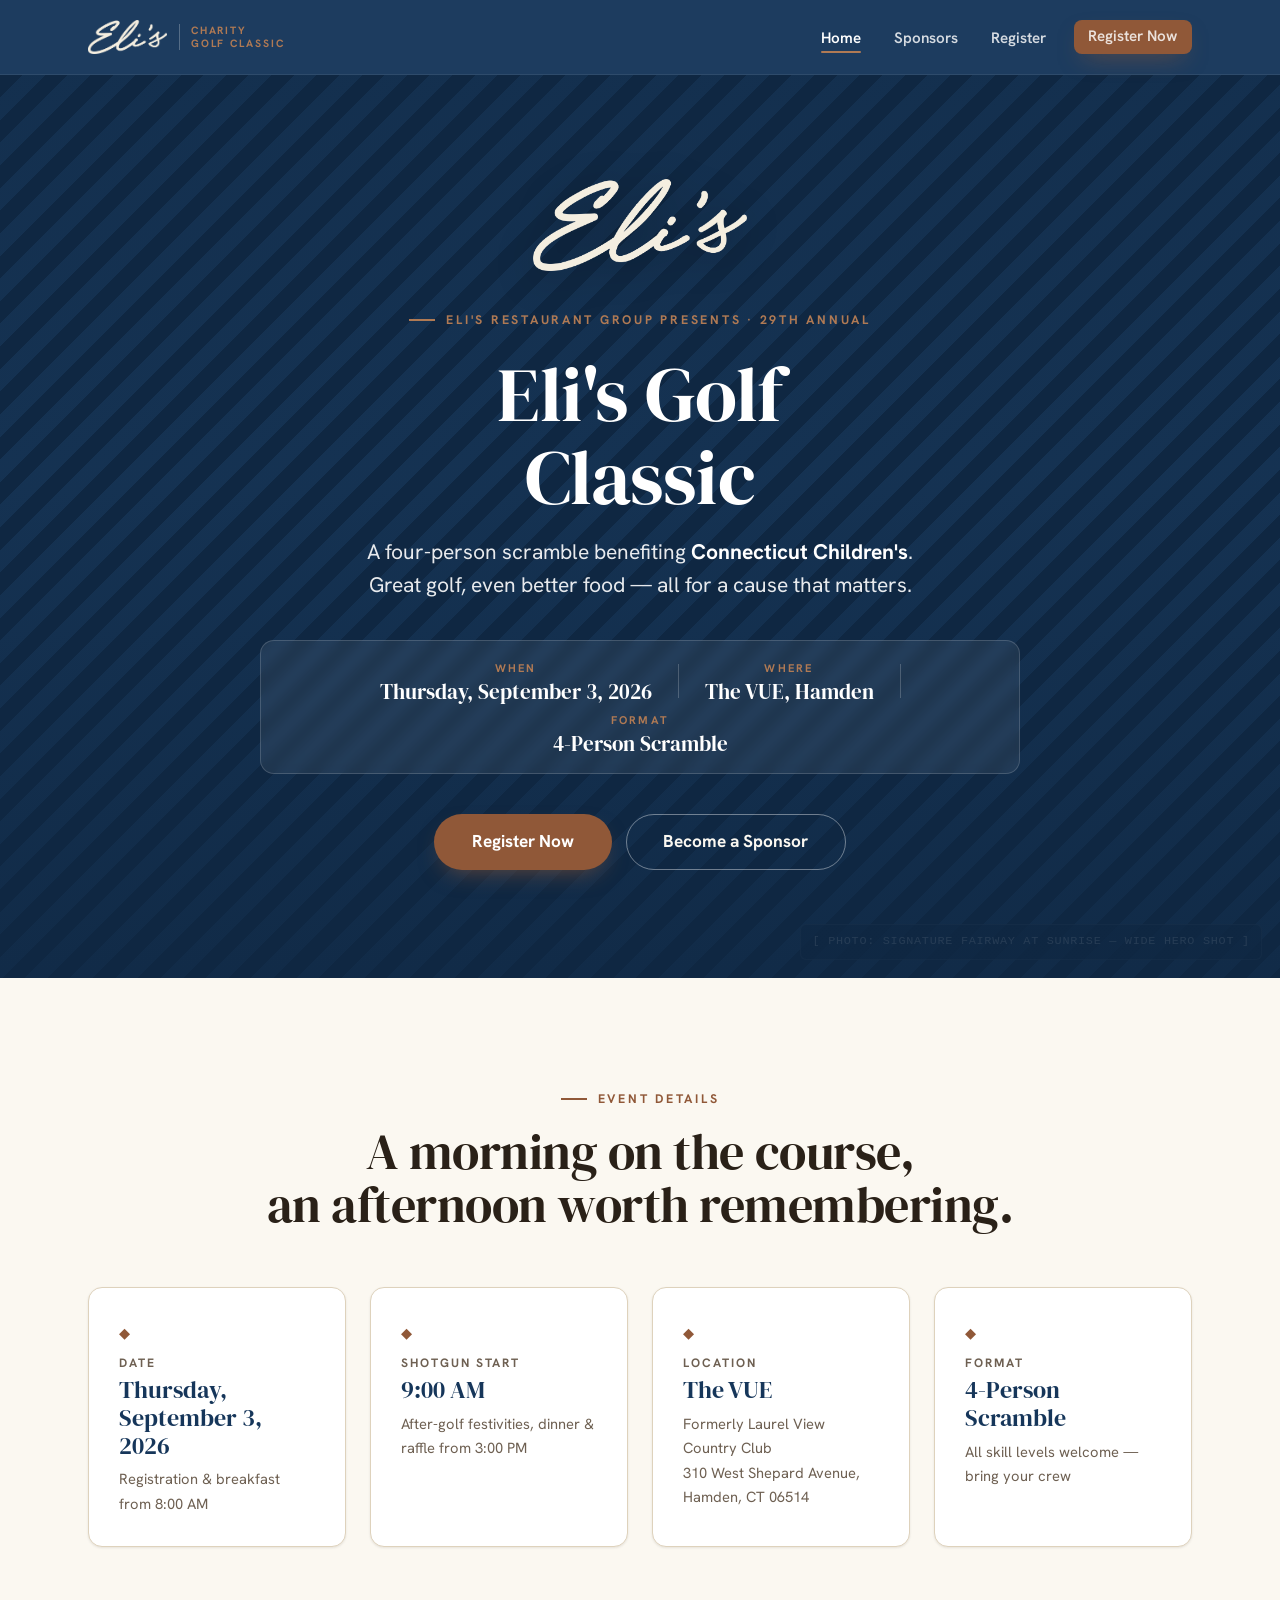
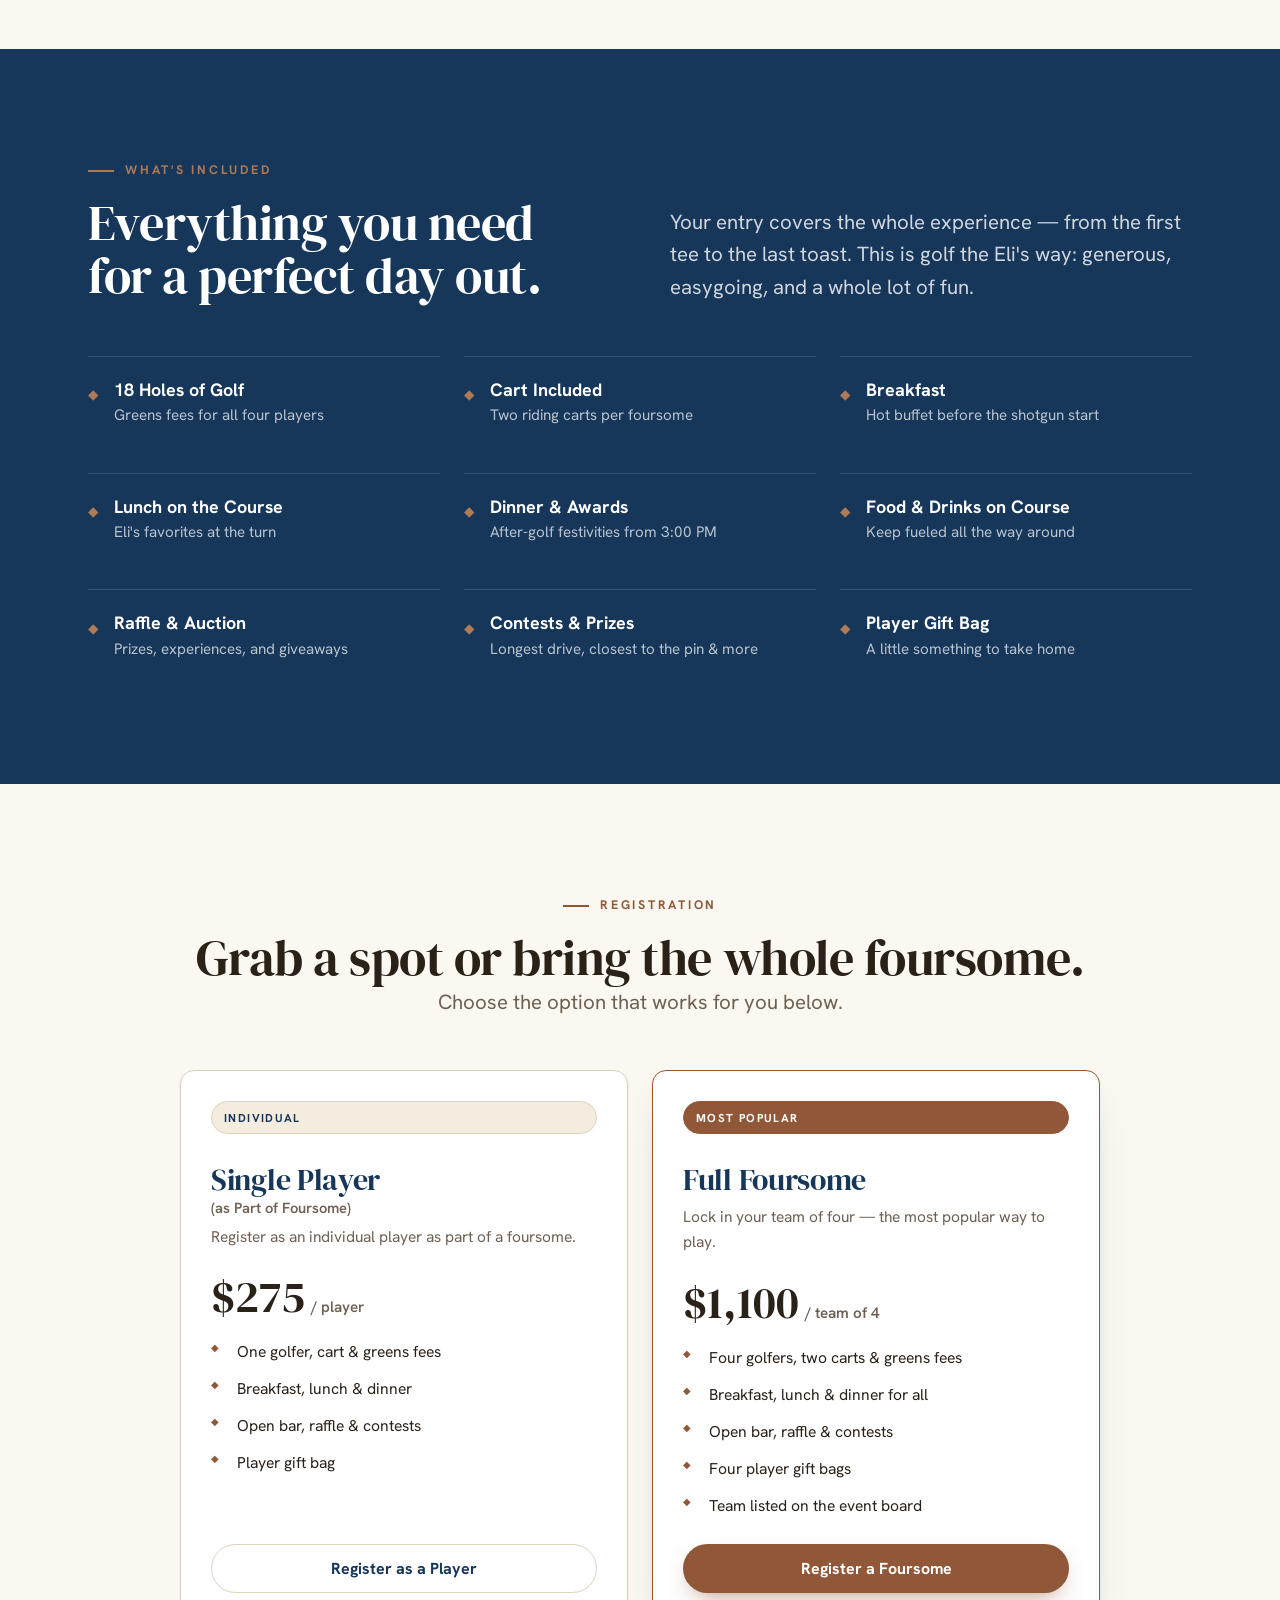
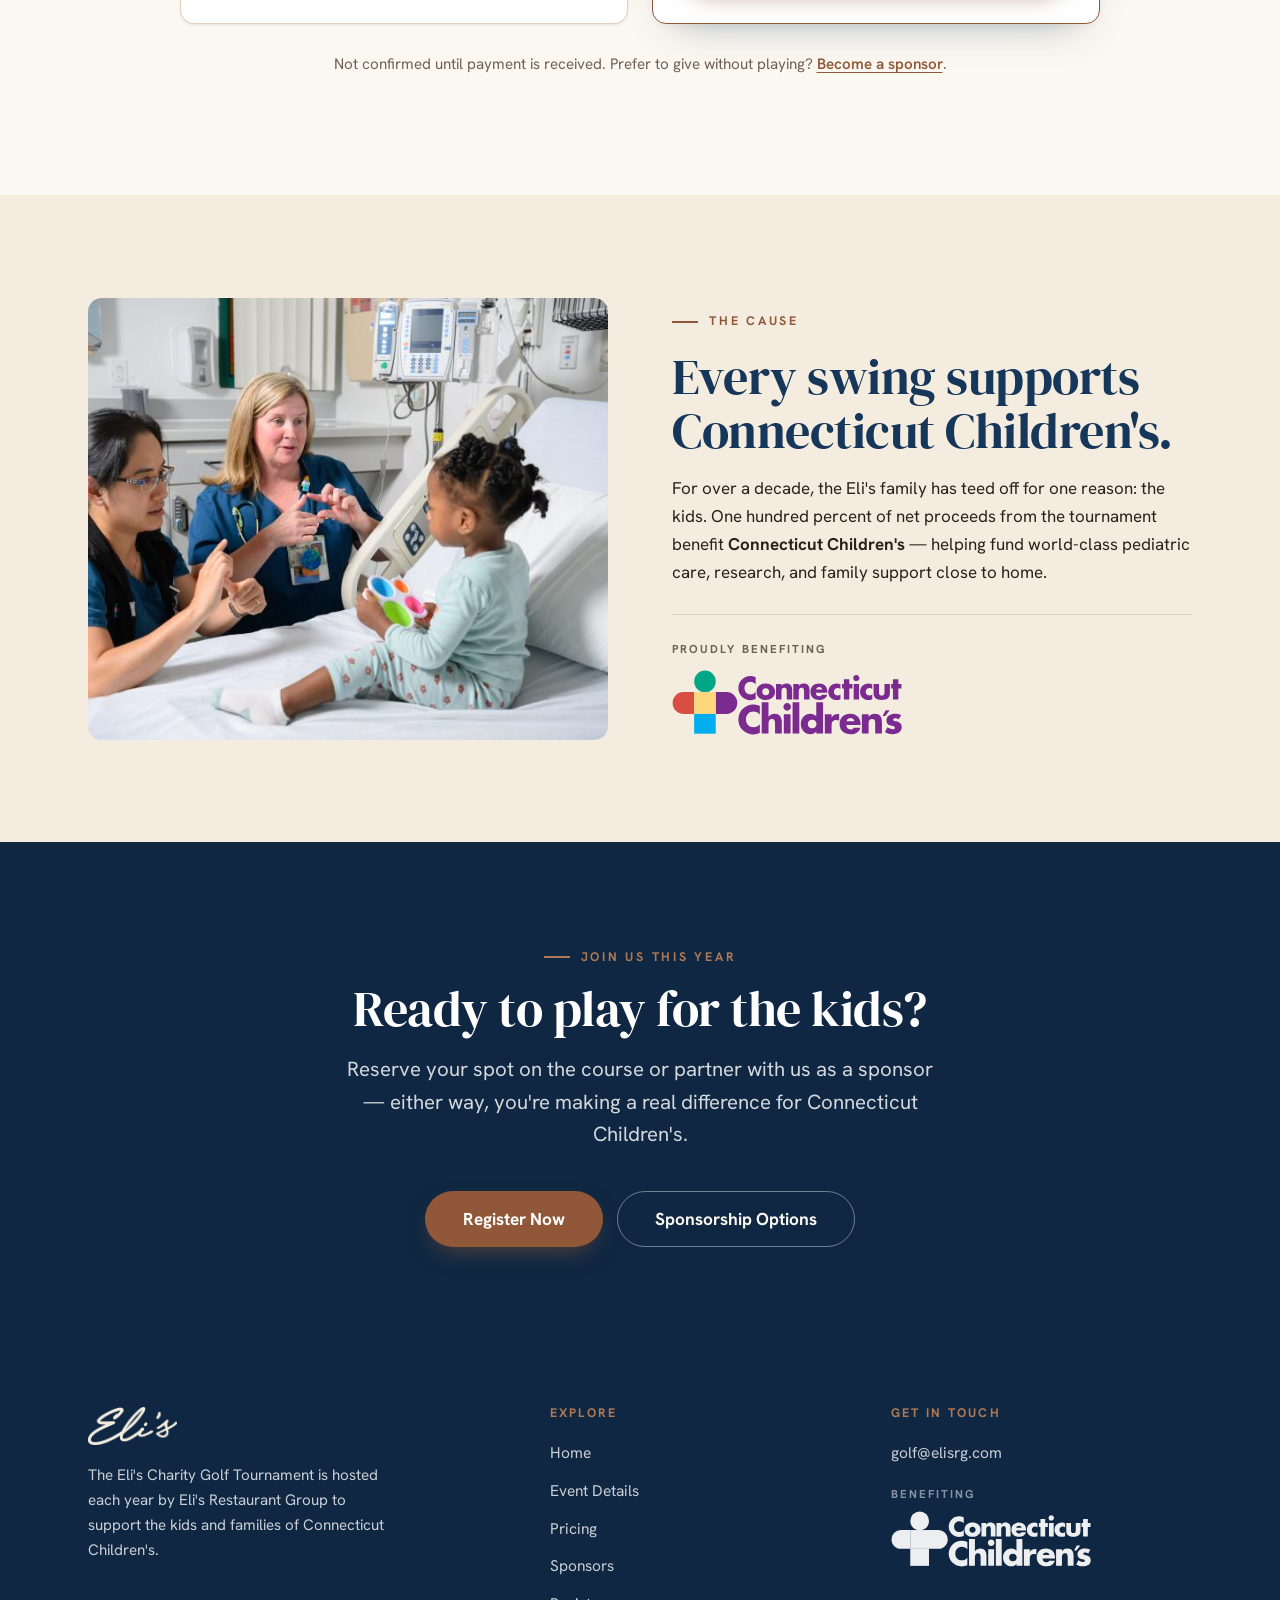
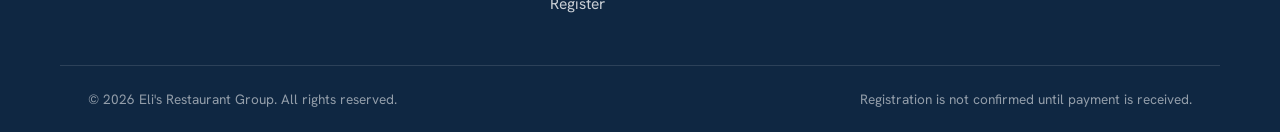
<file: index.html>
<!DOCTYPE html>
<html lang="en">
<head>
<meta charset="UTF-8" />
<meta name="viewport" content="width=device-width, initial-scale=1.0" />
<title>The Eli's Charity Golf Tournament — Benefiting Connecticut Children's</title>
<meta name="description" content="The annual Eli's Charity Golf Tournament, hosted by Eli's Restaurant Group, benefiting Connecticut Children's. A day of golf, food, and giving back." />
<link rel="stylesheet" href="styles.css" />
</head>
<body>

<!-- ===== NAV ===== -->
<header class="nav">
  <div class="container nav-inner">
    <a class="nav-brand" href="index.html" aria-label="Eli's Charity Golf Tournament — Home">
      <img src="assets/elis-logo-cream.png" alt="Eli's" />
      <span class="tag">Charity<br />Golf Classic</span>
    </a>
    <input type="checkbox" id="navToggle" class="nav-toggle" />
    <ul class="nav-links">
      <li><a href="index.html" class="active">Home</a></li>
      <li><a href="sponsors.html">Sponsors</a></li>
      <li><a href="register.html">Register</a></li>
      <li class="nav-cta"><a href="register.html" class="btn btn-primary">Register Now</a></li>
    </ul>
    <label for="navToggle" class="nav-burger" aria-label="Menu"><span></span><span></span><span></span></label>
  </div>
</header>

<!-- ===== HERO ===== -->
<section class="hero">
  <div class="hero-bg ph dark"><span class="ph-label">[ photo: signature fairway at sunrise — wide hero shot ]</span></div>
  <div class="hero-overlay"></div>
  <div class="container hero-content">
    <img class="hero-logo" src="assets/elis-logo-cream.png" alt="Eli's" />
    <p class="eyebrow on-green center">Eli's Restaurant Group Presents · 29th Annual</p>
    <h1 class="display hero-title">Eli's Golf<br />Classic</h1>
    <p class="hero-sub">A four-person scramble benefiting <strong>Connecticut&nbsp;Children's</strong>.<br />Great golf, even better food &mdash; all for a cause that matters.</p>
    <div class="hero-meta">
      <div class="hero-meta-item"><span class="k">When</span><span class="v">Thursday, September 3, 2026</span></div>
      <div class="hero-meta-sep"></div>
      <div class="hero-meta-item"><span class="k">Where</span><span class="v">The VUE, Hamden</span></div>
      <div class="hero-meta-sep"></div>
      <div class="hero-meta-item"><span class="k">Format</span><span class="v">4-Person Scramble</span></div>
    </div>
    <div class="hero-actions">
      <a href="register.html" class="btn btn-primary btn-lg">Register Now</a>
      <a href="sponsors.html" class="btn btn-ghost on-green btn-lg">Become a Sponsor</a>
    </div>
  </div>
</section>

<!-- ===== EVENT DETAILS ===== -->
<section class="section" id="details">
  <div class="container">
    <div class="center">
      <p class="eyebrow center">Event Details</p>
      <h2>A morning on the course,<br />an afternoon worth remembering.</h2>
    </div>
    <div class="grid grid-4 details-grid">
      <div class="card detail-card">
        <span class="detail-icon">◆</span>
        <h4 class="detail-k">Date</h4>
        <p class="detail-v">Thursday, September 3, 2026</p>
        <p class="detail-note">Registration &amp; breakfast from 8:00 AM</p>
      </div>
      <div class="card detail-card">
        <span class="detail-icon">◆</span>
        <h4 class="detail-k">Shotgun Start</h4>
        <p class="detail-v">9:00 AM</p>
        <p class="detail-note">After-golf festivities, dinner &amp; raffle from 3:00 PM</p>
      </div>
      <div class="card detail-card">
        <span class="detail-icon">◆</span>
        <h4 class="detail-k">Location</h4>
        <p class="detail-v">The VUE</p>
        <p class="detail-note">Formerly Laurel View Country Club<br />310 West Shepard Avenue, Hamden, CT 06514</p>
      </div>
      <div class="card detail-card">
        <span class="detail-icon">◆</span>
        <h4 class="detail-k">Format</h4>
        <p class="detail-v">4-Person Scramble</p>
        <p class="detail-note">All skill levels welcome &mdash; bring your crew</p>
      </div>
    </div>
  </div>
</section>

<!-- ===== WHAT'S INCLUDED ===== -->
<section class="section included-section">
  <div class="container">
    <div class="included-head">
      <div>
        <p class="eyebrow on-green">What's Included</p>
        <h2 class="on-green-h">Everything you need<br />for a perfect day out.</h2>
      </div>
      <p class="lead included-lead">Your entry covers the whole experience &mdash; from the first tee to the last toast. This is golf the Eli's way: generous, easygoing, and a whole lot of fun.</p>
    </div>
    <div class="grid grid-3 included-grid">
      <div class="included-item"><span class="im">◆</span><div><strong>18 Holes of Golf</strong><span>Greens fees for all four players</span></div></div>
      <div class="included-item"><span class="im">◆</span><div><strong>Cart Included</strong><span>Two riding carts per foursome</span></div></div>
      <div class="included-item"><span class="im">◆</span><div><strong>Breakfast</strong><span>Hot buffet before the shotgun start</span></div></div>
      <div class="included-item"><span class="im">◆</span><div><strong>Lunch on the Course</strong><span>Eli's favorites at the turn</span></div></div>
      <div class="included-item"><span class="im">◆</span><div><strong>Dinner &amp; Awards</strong><span>After-golf festivities from 3:00 PM</span></div></div>
      <div class="included-item"><span class="im">◆</span><div><strong>Food &amp; Drinks on Course</strong><span>Keep fueled all the way around</span></div></div>
      <div class="included-item"><span class="im">◆</span><div><strong>Raffle &amp; Auction</strong><span>Prizes, experiences, and giveaways</span></div></div>
      <div class="included-item"><span class="im">◆</span><div><strong>Contests &amp; Prizes</strong><span>Longest drive, closest to the pin &amp; more</span></div></div>
      <div class="included-item"><span class="im">◆</span><div><strong>Player Gift Bag</strong><span>A little something to take home</span></div></div>
    </div>
  </div>
</section>

<!-- ===== PRICING ===== -->
<section class="section" id="pricing">
  <div class="container">
    <div class="center">
      <p class="eyebrow center">Registration</p>
      <h2>Grab a spot or bring the whole foursome.</h2>
      <p class="lead maxw center">Choose the option that works for you below.</p>
    </div>
    <div class="grid grid-2 pricing-grid">
      <div class="card price-card">
        <p class="tag-pill">Individual</p>
        <h3 class="price-name">Single Player <span class="price-name-note">(as Part of Foursome)</span></h3>
        <p class="price-desc">Register as an individual player as part of a foursome.</p>
        <div class="price-amount">$275<span>/ player</span></div>
        <ul class="price-list">
          <li>One golfer, cart &amp; greens fees</li>
          <li>Breakfast, lunch &amp; dinner</li>
          <li>Open bar, raffle &amp; contests</li>
          <li>Player gift bag</li>
        </ul>
        <a href="register.html" class="btn btn-ghost btn-block">Register as a Player</a>
      </div>
      <div class="card price-card featured">
        <p class="tag-pill featured-pill">Most Popular</p>
        <h3 class="price-name">Full Foursome</h3>
        <p class="price-desc">Lock in your team of four &mdash; the most popular way to play.</p>
        <div class="price-amount">$1,100<span>/ team of 4</span></div>
        <ul class="price-list">
          <li>Four golfers, two carts &amp; greens fees</li>
          <li>Breakfast, lunch &amp; dinner for all</li>
          <li>Open bar, raffle &amp; contests</li>
          <li>Four player gift bags</li>
          <li>Team listed on the event board</li>
        </ul>
        <a href="register.html" class="btn btn-primary btn-block">Register a Foursome</a>
      </div>
    </div>
    <p class="center muted price-note">Not confirmed until payment is received. Prefer to give without playing? <a href="sponsors.html" class="inline-link">Become a sponsor</a>.</p>
  </div>
</section>

<!-- ===== CHARITY / CAUSE ===== -->
<section class="section cause-section">
  <div class="container cause-inner">
    <div class="cause-media"><img src="assets/ct-childrens-photo.jpg" alt="Care team with a young patient at Connecticut Children's" /></div>
    <div class="cause-copy">
      <p class="eyebrow">The Cause</p>
      <h2>Every swing supports<br />Connecticut Children's.</h2>
      <p>For over a decade, the Eli's family has teed off for one reason: the kids. One hundred percent of net proceeds from the tournament benefit <strong>Connecticut Children's</strong> &mdash; helping fund world-class pediatric care, research, and family support close to home.</p>
      <div class="cause-charity">
        <span class="cause-charity-label">Proudly benefiting</span>
        <img class="cause-charity-logo" src="assets/ct-childrens-full.svg" alt="Connecticut Children's" />
      </div>
    </div>
  </div>
</section>

<!-- ===== CLOSING CTA ===== -->
<section class="cta-band">
  <div class="container center">
    <p class="eyebrow on-green center">Join Us This Year</p>
    <h2 class="on-green-h">Ready to play for the kids?</h2>
    <p class="lead cta-lead">Reserve your spot on the course or partner with us as a sponsor &mdash; either way, you're making a real difference for Connecticut Children's.</p>
    <div class="hero-actions center-actions">
      <a href="register.html" class="btn btn-primary btn-lg">Register Now</a>
      <a href="sponsors.html" class="btn btn-ghost on-green btn-lg">Sponsorship Options</a>
    </div>
  </div>
</section>

<!-- ===== FOOTER ===== -->
<footer class="footer">
  <div class="container footer-top">
    <div class="footer-brand">
      <img src="assets/elis-logo-cream.png" alt="Eli's" />
      <p>The Eli's Charity Golf Tournament is hosted each year by Eli's Restaurant Group to support the kids and families of Connecticut Children's.</p>
    </div>
    <div>
      <h4>Explore</h4>
      <ul class="footer-links">
        <li><a href="index.html">Home</a></li>
        <li><a href="index.html#details">Event Details</a></li>
        <li><a href="index.html#pricing">Pricing</a></li>
        <li><a href="sponsors.html">Sponsors</a></li>
        <li><a href="register.html">Register</a></li>
      </ul>
    </div>
    <div>
      <h4>Get in Touch</h4>
      <ul class="footer-links">
        <li><a href="mailto:golf@elisrg.com">golf@elisrg.com</a></li>
      </ul>
      <span class="cause-charity-label" style="display:block;margin:18px 0 8px;color:rgba(255,255,255,.5)">Benefiting</span>
      <img class="charity-logo footer-charity" src="assets/ct-childrens-white.svg" alt="Connecticut Children's" />
    </div>
  </div>
  <div class="container footer-bottom">
    <span>&copy; 2026 Eli's Restaurant Group. All rights reserved.</span>
    <span>Registration is not confirmed until payment is received.</span>
  </div>
</footer>

</body>
</html>
</file>
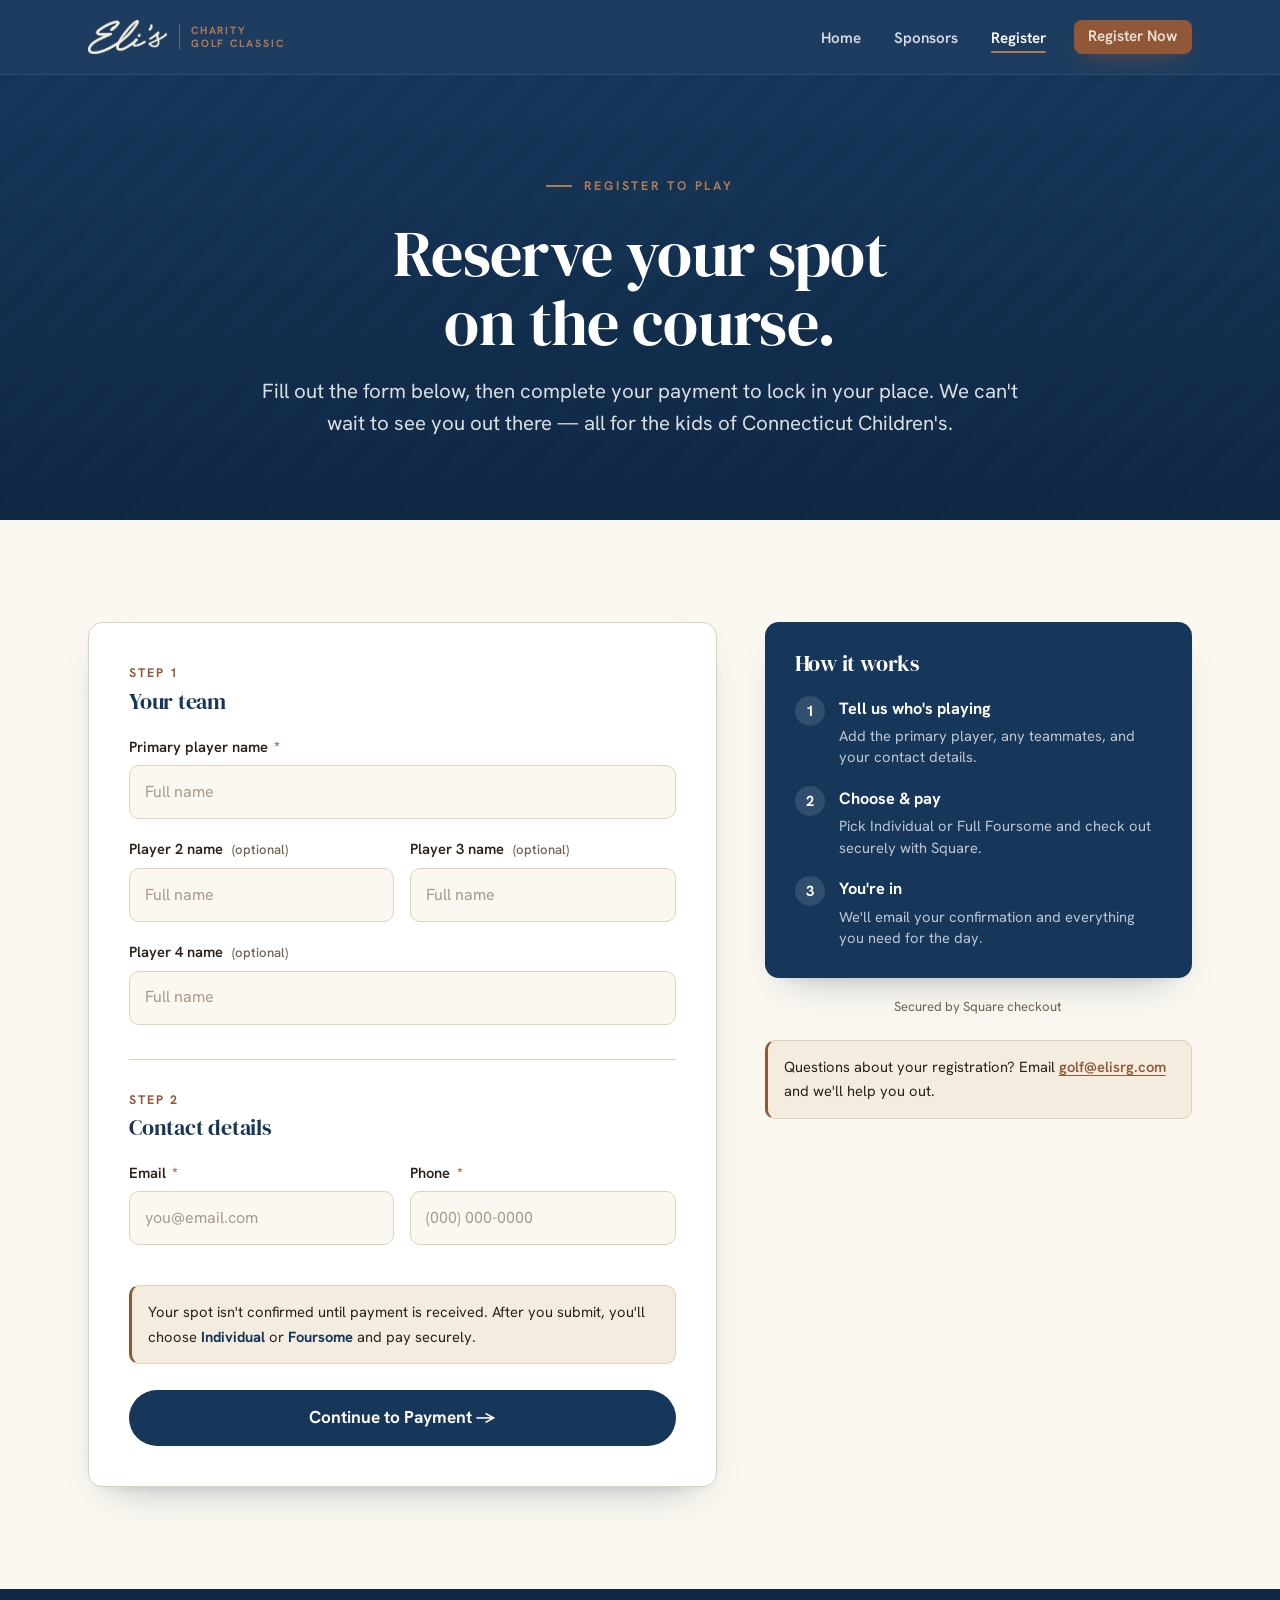
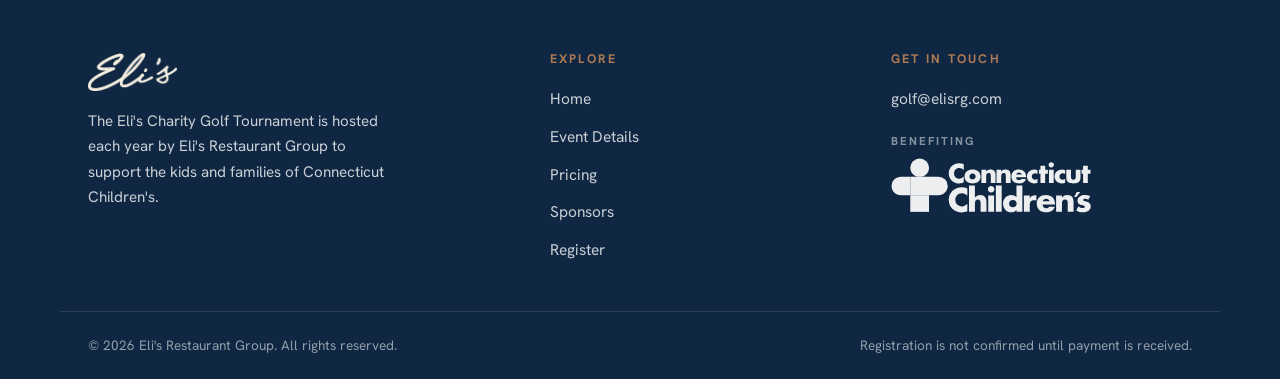
<file: register.html>
<!DOCTYPE html>
<html lang="en">
<head>
<meta charset="UTF-8" />
<meta name="viewport" content="width=device-width, initial-scale=1.0" />
<title>Register — The Eli's Charity Golf Tournament</title>
<meta name="description" content="Register for the Eli's Charity Golf Tournament. Sign up as an individual player or a full foursome and support Connecticut Children's." />
<link rel="stylesheet" href="styles.css" />
</head>
<body>

<!-- ===== NAV ===== -->
<header class="nav">
  <div class="container nav-inner">
    <a class="nav-brand" href="index.html" aria-label="Eli's Charity Golf Tournament — Home">
      <img src="assets/elis-logo-cream.png" alt="Eli's" />
      <span class="tag">Charity<br />Golf Classic</span>
    </a>
    <input type="checkbox" id="navToggle" class="nav-toggle" />
    <ul class="nav-links">
      <li><a href="index.html">Home</a></li>
      <li><a href="sponsors.html">Sponsors</a></li>
      <li><a href="register.html" class="active">Register</a></li>
      <li class="nav-cta"><a href="register.html" class="btn btn-primary">Register Now</a></li>
    </ul>
    <label for="navToggle" class="nav-burger" aria-label="Menu"><span></span><span></span><span></span></label>
  </div>
</header>

<!-- ===== PAGE HERO ===== -->
<section class="page-hero">
  <div class="ph dark"></div>
  <div class="page-hero-overlay"></div>
  <div class="container">
    <div class="page-hero-inner">
      <p class="eyebrow on-green center">Register to Play</p>
      <h1>Reserve your spot<br />on the course.</h1>
      <p class="lead">Fill out the form below, then complete your payment to lock in your place. We can't wait to see you out there &mdash; all for the kids of Connecticut Children's.</p>
    </div>
  </div>
</section>

<!-- ===== REGISTRATION ===== -->
<section class="section" id="register">
  <div class="container">

    <!-- STEP 1 — DETAILS -->
    <div class="reg-layout" id="step-details">

      <!-- FORM -->
      <form class="form-card" id="regForm" action="#" method="post" novalidate>

        <div class="form-section">
          <p class="form-legend">Step 1</p>
          <h3>Your team</h3>

          <div class="field">
            <label for="player1">Primary player name <span class="req" aria-hidden="true">*</span></label>
            <input class="input" type="text" id="player1" name="player1_name" autocomplete="name" placeholder="Full name" required />
          </div>

          <div class="field-row">
            <div class="field">
              <label for="player2">Player 2 name <span class="opt">(optional)</span></label>
              <input class="input" type="text" id="player2" name="player2_name" placeholder="Full name" />
            </div>
            <div class="field">
              <label for="player3">Player 3 name <span class="opt">(optional)</span></label>
              <input class="input" type="text" id="player3" name="player3_name" placeholder="Full name" />
            </div>
          </div>

          <div class="field">
            <label for="player4">Player 4 name <span class="opt">(optional)</span></label>
            <input class="input" type="text" id="player4" name="player4_name" placeholder="Full name" />
          </div>
        </div>

        <div class="form-section">
          <p class="form-legend">Step 2</p>
          <h3>Contact details</h3>

          <div class="field-row">
            <div class="field">
              <label for="email">Email <span class="req" aria-hidden="true">*</span></label>
              <input class="input" type="email" id="email" name="email" autocomplete="email" placeholder="you@email.com" required />
            </div>
            <div class="field">
              <label for="phone">Phone <span class="req" aria-hidden="true">*</span></label>
              <input class="input" type="tel" id="phone" name="phone" autocomplete="tel" placeholder="(000) 000-0000" required />
            </div>
          </div>
        </div>

        <div class="confirm-banner">
          <span>Your spot isn't confirmed until payment is received. After you submit, you'll choose <strong>Individual</strong> or <strong>Foursome</strong> and pay securely.</span>
        </div>

        <div class="form-section" style="margin-top:26px">
          <button type="submit" class="btn btn-green btn-lg btn-block">Continue to Payment &rarr;</button>
        </div>

      </form>

      <!-- HOW IT WORKS -->
      <aside class="pay-rail">
        <div class="how-card">
          <h3>How it works</h3>
          <ol class="how-list">
            <li><span class="how-n">1</span><div><strong>Tell us who's playing</strong><span>Add the primary player, any teammates, and your contact details.</span></div></li>
            <li><span class="how-n">2</span><div><strong>Choose &amp; pay</strong><span>Pick Individual or Full Foursome and check out securely with Square.</span></div></li>
            <li><span class="how-n">3</span><div><strong>You're in</strong><span>We'll email your confirmation and everything you need for the day.</span></div></li>
          </ol>
        </div>

        <p class="pay-secure">Secured by Square checkout</p>

        <div class="confirm-banner" style="margin-top:22px">
          <span>Questions about your registration? Email <a href="mailto:golf@elisrg.com" class="inline-link">golf@elisrg.com</a> and we'll help you out.</span>
        </div>
      </aside>

    </div>

    <!-- STEP 2 — PAYMENT (revealed after the form is submitted) -->
    <div class="pay-screen" id="step-payment" hidden>
      <button type="button" class="back-link" id="backToDetails">&larr; Back to your details</button>
      <div class="pay-screen-head center">
        <p class="eyebrow center">Almost there</p>
        <h2>Choose your registration &amp; pay</h2>
        <p class="lead maxw center" id="paySummary">Select how you'd like to register below. Your spot is reserved the moment payment is received.</p>
      </div>

      <div class="grid grid-2 payopt-grid">
        <div class="payopt">
          <p class="tag-pill">Individual</p>
          <h3 class="payopt-name">Individual Player</h3>
          <p class="payopt-desc">One spot in a foursome &mdash; we'll group you with other players.</p>
          <div class="payopt-amt">$275<span>/ player</span></div>
          <a class="btn btn-primary btn-lg btn-block pay-btn" data-package="Individual" href="https://square.link/u/7vLMuAqd">Pay $275 &mdash; Individual</a>
        </div>
        <div class="payopt featured">
          <p class="tag-pill featured-pill">Foursome</p>
          <h3 class="payopt-name">Full Foursome</h3>
          <p class="payopt-desc">Reserve all four spots for your team of four.</p>
          <div class="payopt-amt">$1,100<span>/ team of 4</span></div>
          <a class="btn btn-primary btn-lg btn-block pay-btn" data-package="Foursome" href="https://square.link/u/mdgqNuqt">Pay $1,100 &mdash; Foursome</a>
        </div>
      </div>

      <p class="pay-secure center">Secured by Square checkout &middot; Registration is not confirmed until payment is received.</p>
    </div>

  </div>
</section>

<!-- ===== FOOTER ===== -->
<footer class="footer">
  <div class="container footer-top">
    <div class="footer-brand">
      <img src="assets/elis-logo-cream.png" alt="Eli's" />
      <p>The Eli's Charity Golf Tournament is hosted each year by Eli's Restaurant Group to support the kids and families of Connecticut Children's.</p>
    </div>
    <div>
      <h4>Explore</h4>
      <ul class="footer-links">
        <li><a href="index.html">Home</a></li>
        <li><a href="index.html#details">Event Details</a></li>
        <li><a href="index.html#pricing">Pricing</a></li>
        <li><a href="sponsors.html">Sponsors</a></li>
        <li><a href="register.html">Register</a></li>
      </ul>
    </div>
    <div>
      <h4>Get in Touch</h4>
      <ul class="footer-links">
        <li><a href="mailto:golf@elisrg.com">golf@elisrg.com</a></li>
      </ul>
      <span class="cause-charity-label" style="display:block;margin:18px 0 8px;color:rgba(255,255,255,.5)">Benefiting</span>
      <img class="charity-logo footer-charity" src="assets/ct-childrens-white.svg" alt="Connecticut Children's" />
    </div>
  </div>
  <div class="container footer-bottom">
    <span>&copy; 2026 Eli's Restaurant Group. All rights reserved.</span>
    <span>Registration is not confirmed until payment is received.</span>
  </div>
</footer>

<script>
/* Registration flow: form details -> payment screen (choose Individual / Foursome).
   Submissions are sent to Formspree which emails golf@elisrg.com. */
(function(){
  var SCRIPT_URL = 'https://formspree.io/f/xeebgerr';

  var form     = document.getElementById('regForm');
  var details  = document.getElementById('step-details');
  var payment  = document.getElementById('step-payment');
  var back     = document.getElementById('backToDetails');
  var summary  = document.getElementById('paySummary');
  if(!form || !details || !payment) return;

  function scrollToY(el){
    var nav = document.querySelector('.nav');
    var offset = (nav ? nav.offsetHeight : 0) + 24;
    var y = el.getBoundingClientRect().top + window.pageYOffset - offset;
    window.scrollTo({ top: Math.max(0, y), behavior: 'smooth' });
  }

  function postToSheet(data){
    if(!SCRIPT_URL) return Promise.resolve();
    return fetch(SCRIPT_URL, {
      method: 'POST',
      headers: { 'Accept': 'application/json', 'Content-Type': 'application/json' },
      body: JSON.stringify(data)
    }).catch(function(){ /* never block the user on a logging failure */ });
  }

  function formData(){
    return {
      event_type:   'registration',
      player1_name: document.getElementById('player1').value.trim(),
      player2_name: document.getElementById('player2').value.trim(),
      player3_name: document.getElementById('player3').value.trim(),
      player4_name: document.getElementById('player4').value.trim(),
      email:        document.getElementById('email').value.trim(),
      phone:        document.getElementById('phone').value.trim(),
      page_url:     window.location.href
    };
  }

  form.addEventListener('submit', function(e){
    e.preventDefault();
    if(!form.reportValidity()) return;       // enforce required fields

    var btn = form.querySelector('button[type="submit"]');
    var label = btn.textContent;
    btn.disabled = true;
    btn.textContent = 'Saving your details\u2026';

    function showPayment(){
      btn.disabled = false;
      btn.textContent = label;
      var first = (document.getElementById('player1').value || '').trim().split(' ')[0];
      if(first){
        summary.textContent = 'Thanks, ' + first + "! Pick how you'd like to register below \u2014 your spot is reserved the moment payment is received.";
      }
      details.hidden = true;
      payment.hidden = false;
      scrollToY(payment);
    }

    // Log to the sheet, but show payment after 2.5s no matter what.
    var done = false;
    function once(){ if(!done){ done = true; showPayment(); } }
    postToSheet(formData()).then(once);
    setTimeout(once, 2500);
  });

  // Record which package was chosen before heading to Square checkout.
  document.querySelectorAll('.pay-btn').forEach(function(a){
    a.addEventListener('click', function(){
      if(!SCRIPT_URL) return;
      var d = formData();
      d.event_type = 'package_selected';
      d.package = a.getAttribute('data-package') || '';
      var params = new URLSearchParams(d);
      fetch(SCRIPT_URL, {
        method: 'POST',
        headers: { 'Accept': 'application/json', 'Content-Type': 'application/json' },
        body: JSON.stringify(d),
        keepalive: true
      }).catch(function(){});
    });
  });

  if(back){
    back.addEventListener('click', function(){
      payment.hidden = true;
      details.hidden = false;
      scrollToY(details);
    });
  }
})();
</script>
</body>
</html>
</file>
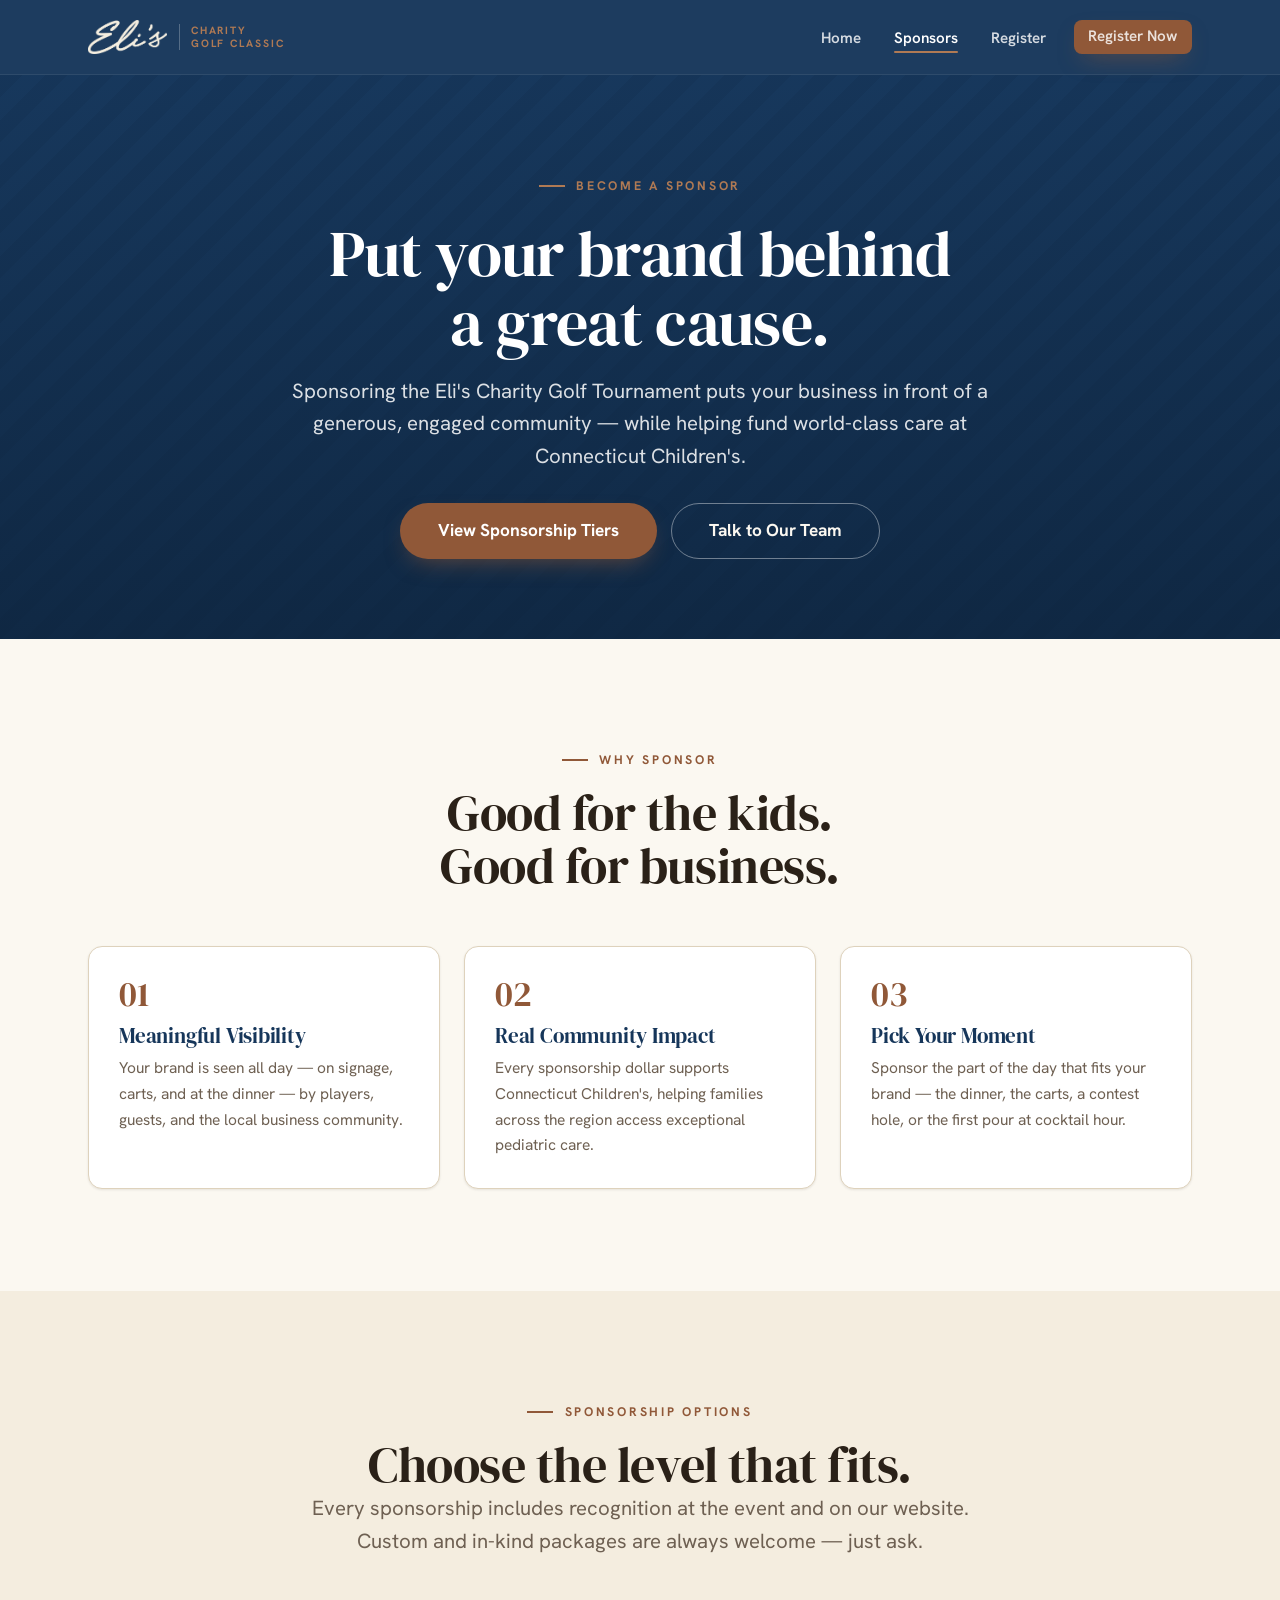
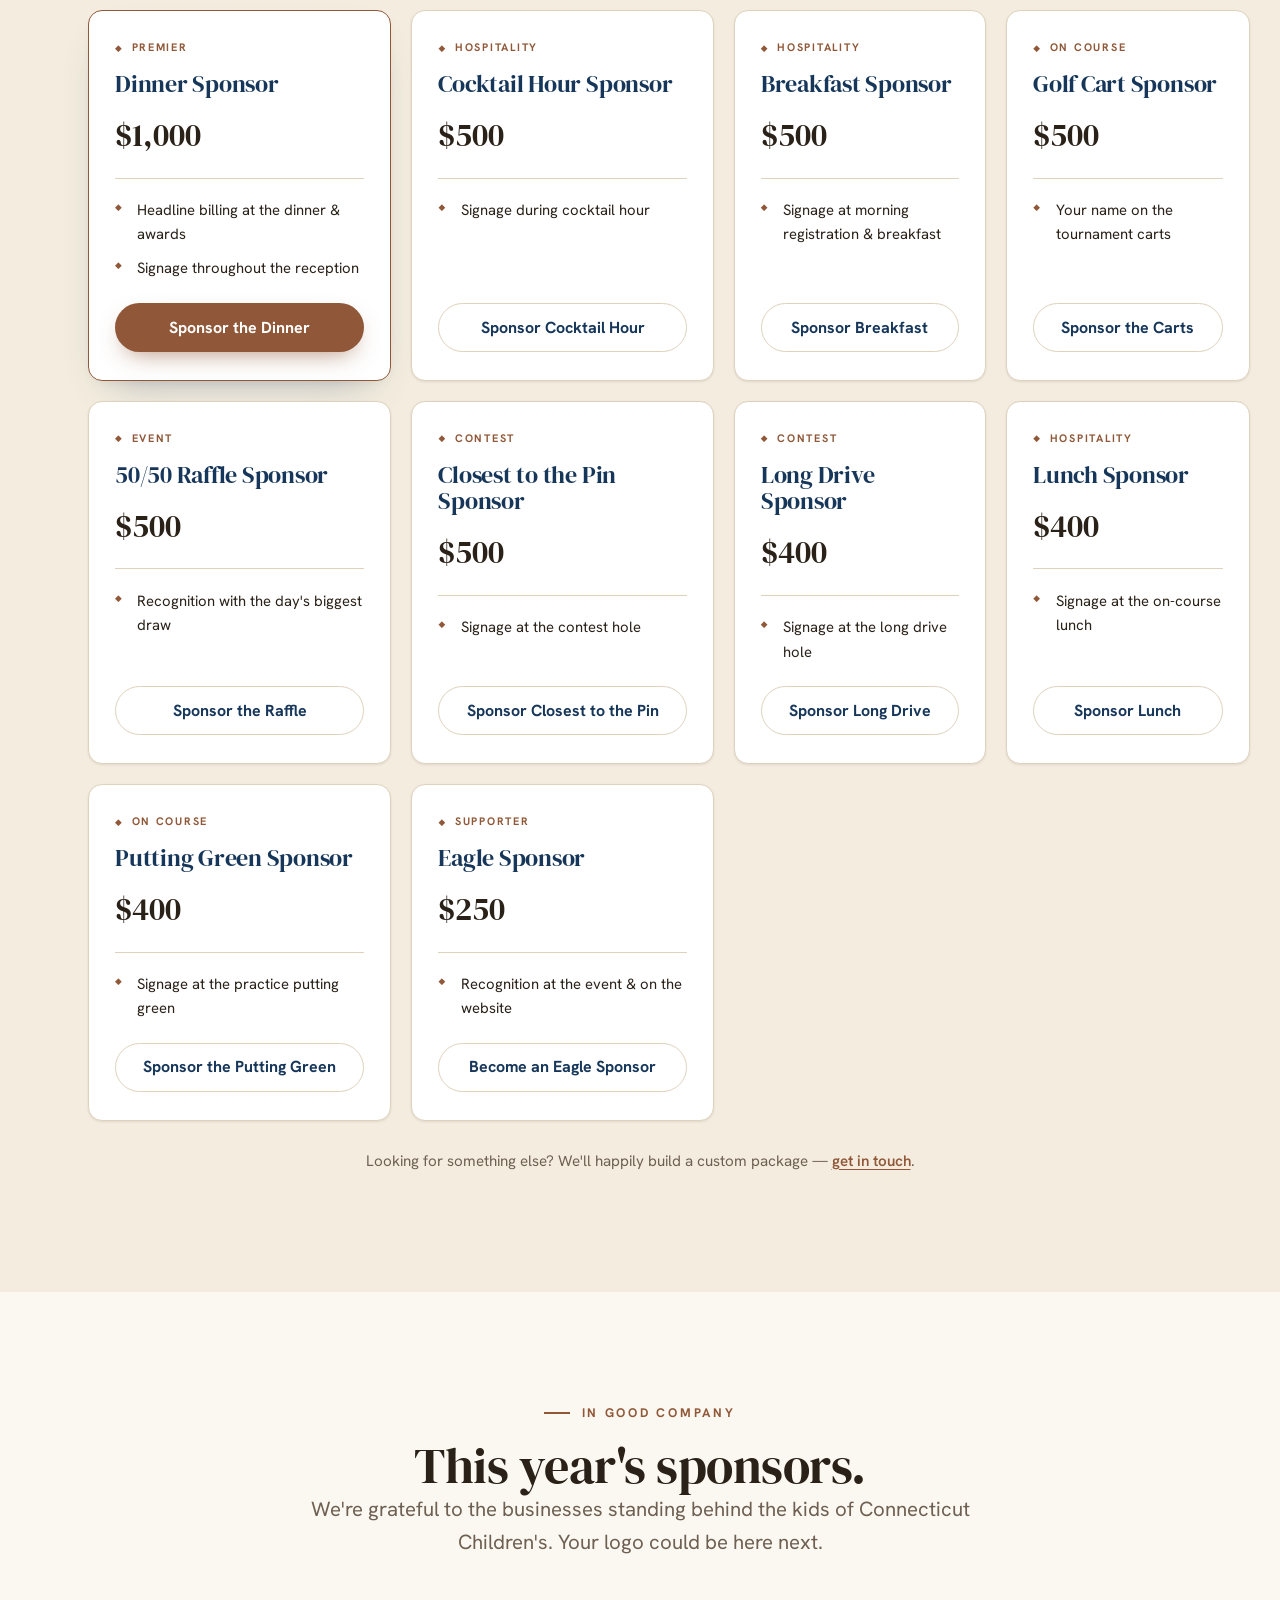
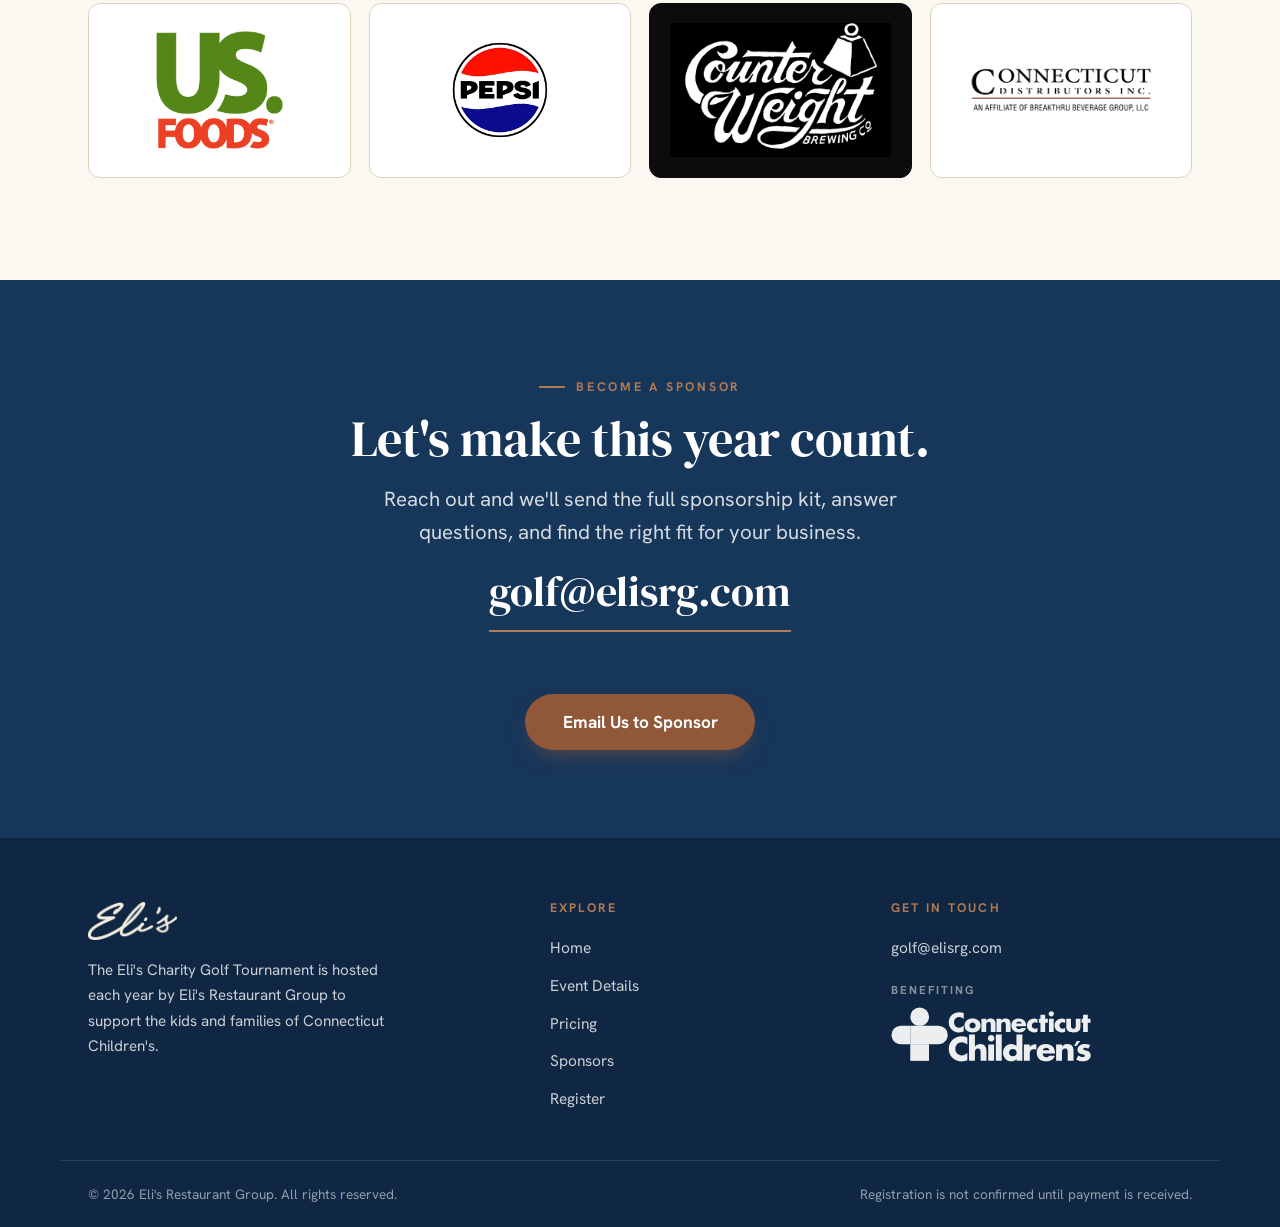
<file: sponsors.html>
<!DOCTYPE html>
<html lang="en">
<head>
<meta charset="UTF-8" />
<meta name="viewport" content="width=device-width, initial-scale=1.0" />
<title>Sponsorships — The Eli's Charity Golf Tournament</title>
<meta name="description" content="Partner with the Eli's Charity Golf Tournament. Sponsorship tiers supporting Connecticut Children's, with great visibility for your business." />
<link rel="stylesheet" href="styles.css" />
</head>
<body>

<!-- ===== NAV ===== -->
<header class="nav">
  <div class="container nav-inner">
    <a class="nav-brand" href="index.html" aria-label="Eli's Charity Golf Tournament — Home">
      <img src="assets/elis-logo-cream.png" alt="Eli's" />
      <span class="tag">Charity<br />Golf Classic</span>
    </a>
    <input type="checkbox" id="navToggle" class="nav-toggle" />
    <ul class="nav-links">
      <li><a href="index.html">Home</a></li>
      <li><a href="sponsors.html" class="active">Sponsors</a></li>
      <li><a href="register.html">Register</a></li>
      <li class="nav-cta"><a href="register.html" class="btn btn-primary">Register Now</a></li>
    </ul>
    <label for="navToggle" class="nav-burger" aria-label="Menu"><span></span><span></span><span></span></label>
  </div>
</header>

<!-- ===== PAGE HERO ===== -->
<section class="page-hero">
  <div class="ph dark"></div>
  <div class="page-hero-overlay"></div>
  <div class="container">
    <div class="page-hero-inner">
      <p class="eyebrow on-green center">Become a Sponsor</p>
      <h1>Put your brand behind<br />a great cause.</h1>
      <p class="lead">Sponsoring the Eli's Charity Golf Tournament puts your business in front of a generous, engaged community &mdash; while helping fund world-class care at Connecticut Children's.</p>
      <div class="hero-actions center-actions" style="margin-top:30px">
        <a href="#tiers" class="btn btn-primary btn-lg">View Sponsorship Tiers</a>
        <a href="#contact" class="btn btn-ghost on-green btn-lg">Talk to Our Team</a>
      </div>
    </div>
  </div>
</section>

<!-- ===== WHY SPONSOR ===== -->
<section class="section">
  <div class="container">
    <div class="center">
      <p class="eyebrow center">Why Sponsor</p>
      <h2>Good for the kids.<br />Good for business.</h2>
    </div>
    <div class="why-grid">
      <div class="card why-card">
        <span class="why-num">01</span>
        <h3>Meaningful Visibility</h3>
        <p>Your brand is seen all day &mdash; on signage, carts, and at the dinner &mdash; by players, guests, and the local business community.</p>
      </div>
      <div class="card why-card">
        <span class="why-num">02</span>
        <h3>Real Community Impact</h3>
        <p>Every sponsorship dollar supports Connecticut Children's, helping families across the region access exceptional pediatric care.</p>
      </div>
      <div class="card why-card">
        <span class="why-num">03</span>
        <h3>Pick Your Moment</h3>
        <p>Sponsor the part of the day that fits your brand &mdash; the dinner, the carts, a contest hole, or the first pour at cocktail hour.</p>
      </div>
    </div>
  </div>
</section>

<!-- ===== TIERS ===== -->
<section class="section tiers-section" id="tiers">
  <div class="container">
    <div class="center">
      <p class="eyebrow center">Sponsorship Options</p>
      <h2>Choose the level that fits.</h2>
      <p class="lead maxw center">Every sponsorship includes recognition at the event and on our website. Custom and in-kind packages are always welcome &mdash; just ask.</p>
    </div>
    <div class="tier-grid">

      <div class="tier-card featured">
        <p class="tier-ribbon">Premier</p>
        <h3 class="tier-name">Dinner Sponsor</h3>
        <div class="tier-price">$1,000</div>
        <ul class="tier-list">
          <li>Headline billing at the dinner &amp; awards</li>
          <li>Signage throughout the reception</li>
        </ul>
        <a href="mailto:golf@elisrg.com?subject=Sponsorship%20%E2%80%94%20Dinner%20Sponsor%20(%241%2C000)" class="btn btn-primary btn-block">Sponsor the Dinner</a>
      </div>

      <div class="tier-card">
        <p class="tier-ribbon">Hospitality</p>
        <h3 class="tier-name">Cocktail Hour Sponsor</h3>
        <div class="tier-price">$500</div>
        <ul class="tier-list">
          <li>Signage during cocktail hour</li>
        </ul>
        <a href="mailto:golf@elisrg.com?subject=Sponsorship%20%E2%80%94%20Cocktail%20Hour%20Sponsor%20(%24500)" class="btn btn-ghost btn-block">Sponsor Cocktail Hour</a>
      </div>

      <div class="tier-card">
        <p class="tier-ribbon">Hospitality</p>
        <h3 class="tier-name">Breakfast Sponsor</h3>
        <div class="tier-price">$500</div>
        <ul class="tier-list">
          <li>Signage at morning registration &amp; breakfast</li>
        </ul>
        <a href="mailto:golf@elisrg.com?subject=Sponsorship%20%E2%80%94%20Breakfast%20Sponsor%20(%24500)" class="btn btn-ghost btn-block">Sponsor Breakfast</a>
      </div>

      <div class="tier-card">
        <p class="tier-ribbon">On Course</p>
        <h3 class="tier-name">Golf Cart Sponsor</h3>
        <div class="tier-price">$500</div>
        <ul class="tier-list">
          <li>Your name on the tournament carts</li>
        </ul>
        <a href="mailto:golf@elisrg.com?subject=Sponsorship%20%E2%80%94%20Golf%20Cart%20Sponsor%20(%24500)" class="btn btn-ghost btn-block">Sponsor the Carts</a>
      </div>

      <div class="tier-card">
        <p class="tier-ribbon">Event</p>
        <h3 class="tier-name">50/50 Raffle Sponsor</h3>
        <div class="tier-price">$500</div>
        <ul class="tier-list">
          <li>Recognition with the day's biggest draw</li>
        </ul>
        <a href="mailto:golf@elisrg.com?subject=Sponsorship%20%E2%80%94%2050%2F50%20Raffle%20Sponsor%20(%24500)" class="btn btn-ghost btn-block">Sponsor the Raffle</a>
      </div>

      <div class="tier-card">
        <p class="tier-ribbon">Contest</p>
        <h3 class="tier-name">Closest to the Pin Sponsor</h3>
        <div class="tier-price">$500</div>
        <ul class="tier-list">
          <li>Signage at the contest hole</li>
        </ul>
        <a href="mailto:golf@elisrg.com?subject=Sponsorship%20%E2%80%94%20Closest%20to%20the%20Pin%20Sponsor%20(%24500)" class="btn btn-ghost btn-block">Sponsor Closest to the Pin</a>
      </div>

      <div class="tier-card">
        <p class="tier-ribbon">Contest</p>
        <h3 class="tier-name">Long Drive Sponsor</h3>
        <div class="tier-price">$400</div>
        <ul class="tier-list">
          <li>Signage at the long drive hole</li>
        </ul>
        <a href="mailto:golf@elisrg.com?subject=Sponsorship%20%E2%80%94%20Long%20Drive%20Sponsor%20(%24400)" class="btn btn-ghost btn-block">Sponsor Long Drive</a>
      </div>

      <div class="tier-card">
        <p class="tier-ribbon">Hospitality</p>
        <h3 class="tier-name">Lunch Sponsor</h3>
        <div class="tier-price">$400</div>
        <ul class="tier-list">
          <li>Signage at the on-course lunch</li>
        </ul>
        <a href="mailto:golf@elisrg.com?subject=Sponsorship%20%E2%80%94%20Lunch%20Sponsor%20(%24400)" class="btn btn-ghost btn-block">Sponsor Lunch</a>
      </div>

      <div class="tier-card">
        <p class="tier-ribbon">On Course</p>
        <h3 class="tier-name">Putting Green Sponsor</h3>
        <div class="tier-price">$400</div>
        <ul class="tier-list">
          <li>Signage at the practice putting green</li>
        </ul>
        <a href="mailto:golf@elisrg.com?subject=Sponsorship%20%E2%80%94%20Putting%20Green%20Sponsor%20(%24400)" class="btn btn-ghost btn-block">Sponsor the Putting Green</a>
      </div>

      <div class="tier-card">
        <p class="tier-ribbon">Supporter</p>
        <h3 class="tier-name">Eagle Sponsor</h3>
        <div class="tier-price">$250</div>
        <ul class="tier-list">
          <li>Recognition at the event &amp; on the website</li>
        </ul>
        <a href="mailto:golf@elisrg.com?subject=Sponsorship%20%E2%80%94%20Eagle%20Sponsor%20(%24250)" class="btn btn-ghost btn-block">Become an Eagle Sponsor</a>
      </div>

    </div>
    <p class="center muted price-note">Looking for something else? We'll happily build a custom package &mdash; <a href="#contact" class="inline-link">get in touch</a>.</p>
  </div>
</section>

<!-- ===== CURRENT SPONSORS ===== -->
<section class="section">
  <div class="container">
    <div class="center">
      <p class="eyebrow center">In Good Company</p>
      <h2>This year's sponsors.</h2>
      <p class="lead maxw center">We're grateful to the businesses standing behind the kids of Connecticut Children's. Your logo could be here next.</p>
    </div>
    <div class="sponsor-logos">
      <div class="sponsor-logo"><img src="assets/us-foods.png" alt="US Foods" /></div>
      <div class="sponsor-logo"><img src="assets/pepsi.png" alt="Pepsi" /></div>
      <div class="sponsor-logo dark"><img src="assets/counterweight.png" alt="Counter Weight Brewing Co." /></div>
      <div class="sponsor-logo"><img src="assets/ct-distributors.png" alt="Connecticut Distributors Inc." /></div>
    </div>
  </div>
</section>

<!-- ===== CONTACT CTA ===== -->
<section class="contact-band" id="contact">
  <div class="container">
    <p class="eyebrow on-green center">Become a Sponsor</p>
    <h2 class="on-green-h">Let's make this year count.</h2>
    <p class="lead cta-lead" style="margin-bottom:0">Reach out and we'll send the full sponsorship kit, answer questions, and find the right fit for your business.</p>
    <a href="mailto:golf@elisrg.com?subject=Golf%20Tournament%20Sponsorship" class="contact-email">golf@elisrg.com</a>
    <div class="hero-actions center-actions">
      <a href="mailto:golf@elisrg.com?subject=Golf%20Tournament%20Sponsorship" class="btn btn-primary btn-lg">Email Us to Sponsor</a>
    </div>
  </div>
</section>

<!-- ===== FOOTER ===== -->
<footer class="footer">
  <div class="container footer-top">
    <div class="footer-brand">
      <img src="assets/elis-logo-cream.png" alt="Eli's" />
      <p>The Eli's Charity Golf Tournament is hosted each year by Eli's Restaurant Group to support the kids and families of Connecticut Children's.</p>
    </div>
    <div>
      <h4>Explore</h4>
      <ul class="footer-links">
        <li><a href="index.html">Home</a></li>
        <li><a href="index.html#details">Event Details</a></li>
        <li><a href="index.html#pricing">Pricing</a></li>
        <li><a href="sponsors.html">Sponsors</a></li>
        <li><a href="register.html">Register</a></li>
      </ul>
    </div>
    <div>
      <h4>Get in Touch</h4>
      <ul class="footer-links">
        <li><a href="mailto:golf@elisrg.com">golf@elisrg.com</a></li>
        
      </ul>
      <span class="cause-charity-label" style="display:block;margin:18px 0 8px;color:rgba(255,255,255,.5)">Benefiting</span>
      <img class="charity-logo footer-charity" src="assets/ct-childrens-white.svg" alt="Connecticut Children's" />
    </div>
  </div>
  <div class="container footer-bottom">
    <span>&copy; 2026 Eli's Restaurant Group. All rights reserved.</span>
    <span>Registration is not confirmed until payment is received.</span>
  </div>
</footer>

</body>
</html>
</file>
<file: styles.css>
/* ============================================================
   The Eli's Charity Golf Tournament — shared styles
   Forest green country club × Eli's copper × CT Children's blue
   ============================================================ */

@import url('https://fonts.googleapis.com/css2?family=DM+Serif+Display:ital@0;1&family=Hanken+Grotesk:wght@400;500;600;700;800&display=swap');

:root{
  /* brand */
  /* Structural brand color — Eli's navy blue (var names kept as --green* for compatibility) */
  --green:        #16365A;   /* Eli's deep navy */
  --green-800:    #0F2742;
  --green-700:    #244F7C;
  --green-soft:   #3C6FA0;
  --copper:       #905838;   /* Eli's logo brown — warm CTA */
  --copper-dark:  #774526;
  --copper-soft:  #B07A54;
  --blue:         #0061A8;   /* Connecticut Children's */
  --blue-soft:    #2E86C9;

  /* neutrals */
  --paper:        #FBF8F1;
  --cream:        #F4EDDF;
  --cream-deep:   #EAE0CC;
  --ink:          #2A2118;
  --muted:        #6E6052;
  --line:         #DED2BC;

  --shadow-sm: 0 1px 3px rgba(42,33,24,.06), 0 1px 2px rgba(42,33,24,.04);
  --shadow:    0 18px 40px -24px rgba(22,54,90,.45), 0 4px 14px -8px rgba(42,33,24,.12);
  --shadow-lg: 0 40px 80px -40px rgba(15,39,66,.5);

  --container: 1160px;
  --radius: 14px;
}

*{ box-sizing:border-box; }
[hidden]{ display:none !important; }
html{ scroll-behavior:smooth; -webkit-text-size-adjust:100%; }
body{
  margin:0;
  font-family:'Hanken Grotesk',system-ui,sans-serif;
  color:var(--ink);
  background:var(--paper);
  font-size:17px;
  line-height:1.65;
  -webkit-font-smoothing:antialiased;
}
img{ display:block; max-width:100%; }
a{ color:inherit; }

/* ---------- type ---------- */
h1,h2,h3,h4{ font-family:'DM Serif Display',Georgia,serif; font-weight:400; line-height:1.08; margin:0; letter-spacing:-.01em; }
.display{ font-size:clamp(2.6rem,6vw,5rem); }
h2{ font-size:clamp(2rem,4vw,3.1rem); }
h3{ font-size:clamp(1.4rem,2.4vw,1.85rem); }
p{ margin:0 0 1rem; }
.lead{ font-size:clamp(1.1rem,1.6vw,1.32rem); line-height:1.6; color:var(--muted); }

.eyebrow{
  font-family:'Hanken Grotesk',sans-serif;
  font-weight:700; font-size:.78rem; letter-spacing:.22em; text-transform:uppercase;
  color:var(--copper); margin:0 0 1rem; display:inline-flex; align-items:center; gap:.7rem;
}
.eyebrow::before{ content:""; width:26px; height:2px; background:var(--copper); display:inline-block; }
.eyebrow.center{ justify-content:center; }
.eyebrow.on-green{ color:var(--copper-soft); }
.eyebrow.on-green::before{ background:var(--copper-soft); }

/* ---------- layout ---------- */
.container{ width:100%; max-width:var(--container); margin:0 auto; padding:0 28px; }
.section{ padding:clamp(56px,8vw,108px) 0; }
.section.tight{ padding:clamp(40px,5vw,64px) 0; }
.center{ text-align:center; }
.muted{ color:var(--muted); }
.maxw{ max-width:62ch; }
.maxw.center{ margin-left:auto; margin-right:auto; }

/* ---------- buttons ---------- */
.btn{
  font-family:'Hanken Grotesk',sans-serif; font-weight:700; font-size:1rem;
  display:inline-flex; align-items:center; justify-content:center; gap:.6rem;
  padding:.95rem 1.7rem; border-radius:999px; border:1.5px solid transparent;
  cursor:pointer; text-decoration:none; transition:transform .15s ease, box-shadow .2s ease, background .2s ease, color .2s ease;
  white-space:nowrap; line-height:1;
}
.btn:hover{ transform:translateY(-2px); }
.btn-primary{ background:var(--copper); color:#fff; box-shadow:0 10px 24px -10px rgba(144,88,56,.7); }
.btn-primary:hover{ background:var(--copper-dark); box-shadow:0 14px 30px -10px rgba(144,88,56,.8); }
.btn-green{ background:var(--green); color:var(--paper); }
.btn-green:hover{ background:var(--green-800); }
.btn-ghost{ background:transparent; color:var(--green); border-color:var(--line); }
.btn-ghost:hover{ border-color:var(--green); background:rgba(22,54,90,.04); }
.btn-ghost.on-green{ color:var(--paper); border-color:rgba(255,255,255,.4); }
.btn-ghost.on-green:hover{ border-color:#fff; background:rgba(255,255,255,.08); }
.btn-lg{ padding:1.15rem 2.3rem; font-size:1.08rem; }
.btn-block{ width:100%; }

/* ---------- top nav ---------- */
.nav{
  position:sticky; top:0; z-index:50;
  background:rgba(22,54,90,.97); backdrop-filter:blur(10px);
  border-bottom:1px solid rgba(255,255,255,.08);
}
.nav-inner{ display:flex; align-items:center; justify-content:space-between; height:74px; gap:24px; }
.nav-brand{ display:flex; align-items:center; gap:.7rem; text-decoration:none; }
.nav-brand img{ height:34px; width:auto; }
.nav-brand .tag{
  font-family:'Hanken Grotesk',sans-serif; font-weight:700; font-size:.66rem; letter-spacing:.18em;
  text-transform:uppercase; color:var(--copper-soft); border-left:1px solid rgba(255,255,255,.25);
  padding-left:.7rem; line-height:1.25;
}
.nav-links{ display:flex; align-items:center; gap:6px; list-style:none; margin:0; padding:0; }
.nav-links a{
  position:relative;
  text-decoration:none; color:rgba(255,255,255,.82); font-weight:600; font-size:.95rem;
  padding:.5rem .85rem; border-radius:8px; transition:color .15s, background .15s;
}
.nav-links a:hover{ color:#fff; background:rgba(255,255,255,.08); }
.nav-links a.active{ color:#fff; }
.nav-links a.active::after{ content:""; position:absolute; left:.85rem; right:.85rem; bottom:.18rem;
  height:2px; background:var(--copper-soft); border-radius:2px; }
.nav-cta{ margin-left:8px; }
.nav-toggle{ display:none; }

@media (max-width:860px){
  .nav-inner{ height:64px; }
  .nav-links{
    position:absolute; top:64px; left:0; right:0; flex-direction:column; align-items:stretch;
    background:var(--green); padding:14px; gap:4px; border-bottom:1px solid rgba(255,255,255,.12);
    max-height:0; overflow:hidden; transition:max-height .3s ease, padding .3s ease; padding-top:0; padding-bottom:0;
  }
  .nav-toggle:checked ~ .nav-links{ max-height:380px; padding:14px; }
  .nav-links a{ padding:.8rem 1rem; font-size:1.05rem; }
  .nav-links .active::after{ display:none; }
  .nav-cta{ margin:6px 0 0; }
  .nav-burger{ display:flex; flex-direction:column; gap:5px; cursor:pointer; padding:8px; }
  .nav-burger span{ width:24px; height:2px; background:#fff; border-radius:2px; transition:.2s; }
  .nav-toggle:checked ~ .nav-burger span:nth-child(1){ transform:translateY(7px) rotate(45deg); }
  .nav-toggle:checked ~ .nav-burger span:nth-child(2){ opacity:0; }
  .nav-toggle:checked ~ .nav-burger span:nth-child(3){ transform:translateY(-7px) rotate(-45deg); }
}
@media (min-width:861px){ .nav-burger{ display:none; } }

/* ---------- image placeholders ---------- */
.ph{
  position:relative; border-radius:var(--radius); overflow:hidden;
  background:
    repeating-linear-gradient(135deg, var(--cream-deep) 0 14px, var(--cream) 14px 28px);
  border:1px solid var(--line);
  display:flex; align-items:center; justify-content:center; color:var(--muted);
}
.ph.dark{
  background:repeating-linear-gradient(135deg, var(--green-800) 0 16px, var(--green-700) 16px 32px);
  border-color:rgba(255,255,255,.1); color:rgba(255,255,255,.7);
}
.ph .ph-label{
  font-family:'Hanken Grotesk',monospace; font-family:ui-monospace,'SFMono-Regular',Menlo,monospace;
  font-size:.74rem; letter-spacing:.06em; text-transform:uppercase;
  background:rgba(251,248,241,.85); padding:.45rem .7rem; border-radius:6px; border:1px solid var(--line);
  text-align:center; max-width:80%;
}
.ph.dark .ph-label{ background:rgba(15,39,66,.7); border-color:rgba(255,255,255,.18); color:rgba(255,255,255,.85); }

/* ---------- cards ---------- */
.card{
  background:#fff; border:1px solid var(--line); border-radius:var(--radius);
  padding:30px; box-shadow:var(--shadow-sm);
}

/* small divider mark */
.tee{ display:flex; align-items:center; gap:14px; color:var(--copper); }
.tee::before,.tee::after{ content:""; height:1px; background:var(--line); flex:1; }
.tee .dot{ width:9px; height:9px; transform:rotate(45deg); background:var(--copper); }
.tee.center{ max-width:240px; margin:0 auto; }

/* ---------- footer ---------- */
.footer{ background:var(--green-800); color:rgba(255,255,255,.78); }
.footer-top{ padding-top:64px; padding-bottom:48px; display:grid; grid-template-columns:1.4fr 1fr 1fr; gap:40px; }
.footer-brand img{ height:38px; margin-bottom:18px; }
.footer-brand p{ max-width:34ch; font-size:.95rem; }
.footer h4{ font-family:'Hanken Grotesk',sans-serif; font-weight:700; font-size:.78rem; letter-spacing:.18em;
  text-transform:uppercase; color:var(--copper-soft); margin-bottom:1.1rem; }
.footer-links{ list-style:none; margin:0; padding:0; display:flex; flex-direction:column; gap:.6rem; }
.footer-links a{ text-decoration:none; color:rgba(255,255,255,.78); font-size:.97rem; transition:color .15s; }
.footer-links a:hover{ color:#fff; }
.footer .charity-logo{ color:#fff; max-width:200px; margin-top:6px; opacity:.92; }
.footer-bottom{ border-top:1px solid rgba(255,255,255,.12); padding-top:22px; padding-bottom:22px; display:flex;
  justify-content:space-between; align-items:center; gap:16px; flex-wrap:wrap; font-size:.85rem; color:rgba(255,255,255,.55); }
.footer-bottom a{ color:rgba(255,255,255,.7); text-decoration:none; }

@media (max-width:760px){
  .footer-top{ grid-template-columns:1fr 1fr; }
  .footer-brand{ grid-column:1/-1; }
}
@media (max-width:480px){
  .footer-top{ grid-template-columns:1fr; }
}

/* utility grids */
.grid{ display:grid; gap:24px; }
.grid-2{ grid-template-columns:repeat(2,1fr); }
.grid-3{ grid-template-columns:repeat(3,1fr); }
.grid-4{ grid-template-columns:repeat(4,1fr); }
@media (max-width:900px){ .grid-3,.grid-4{ grid-template-columns:repeat(2,1fr); } }
@media (max-width:620px){ .grid-2,.grid-3,.grid-4{ grid-template-columns:1fr; } }

.tag-pill{
  display:inline-block; font-weight:700; font-size:.72rem; letter-spacing:.12em; text-transform:uppercase;
  color:var(--green); background:var(--cream); border:1px solid var(--line); padding:.35rem .75rem; border-radius:999px;
}
.inline-link{ color:var(--copper); text-decoration:underline; text-underline-offset:3px; font-weight:600; }
.inline-link:hover{ color:var(--copper-dark); }

/* ============================================================
   HOME
   ============================================================ */
.hero{ position:relative; color:#fff; overflow:hidden; }
.hero-bg{ position:absolute; inset:0; border-radius:0; border:0; }
.hero-bg .ph-label{ position:absolute; bottom:18px; right:18px; max-width:none; }
.hero-overlay{ position:absolute; inset:0;
  background:linear-gradient(180deg, rgba(15,39,66,.78) 0%, rgba(15,39,66,.72) 45%, rgba(15,39,66,.9) 100%); }
.hero-content{ position:relative; z-index:2; text-align:center;
  padding:clamp(56px,9vw,104px) 28px clamp(64px,9vw,108px); }
.hero-logo{ height:clamp(58px,9vw,92px); width:auto; margin:0 auto clamp(20px,3vw,30px);
  filter:drop-shadow(0 6px 18px rgba(0,0,0,.3)); }
.hero-title{ margin:.4rem auto .2rem; max-width:14ch; }
.hero-sub{ font-size:clamp(1.05rem,1.8vw,1.32rem); color:rgba(255,255,255,.9); max-width:46ch;
  margin:1.1rem auto 0; line-height:1.55; text-wrap:balance; }
.hero-sub strong{ color:#fff; }
.hero-meta{ display:flex; align-items:center; justify-content:center; flex-wrap:wrap; gap:8px 26px;
  margin:clamp(26px,4vw,38px) auto 0; padding:18px 26px; max-width:760px;
  background:rgba(255,255,255,.07); border:1px solid rgba(255,255,255,.16); border-radius:14px; backdrop-filter:blur(4px); }
.hero-meta-item{ display:flex; flex-direction:column; gap:.15rem; }
.hero-meta-item .k{ font-size:.7rem; letter-spacing:.2em; text-transform:uppercase; color:var(--copper-soft); font-weight:700; }
.hero-meta-item .v{ font-family:'DM Serif Display',serif; font-size:1.32rem; line-height:1.1; }
.hero-meta-sep{ width:1px; height:34px; background:rgba(255,255,255,.2); }
.hero-actions{ display:flex; gap:14px; justify-content:center; flex-wrap:wrap; margin-top:clamp(28px,4vw,40px); }
@media (max-width:560px){ .hero-meta-sep{ display:none; } .hero-meta{ gap:16px 26px; } }

.details-grid{ margin-top:clamp(34px,5vw,54px); }
.detail-card{ text-align:left; }
.detail-icon{ color:var(--copper); font-size:.9rem; }
.detail-k{ font-family:'Hanken Grotesk',sans-serif; font-weight:700; font-size:.76rem; letter-spacing:.16em;
  text-transform:uppercase; color:var(--muted); margin:.7rem 0 .4rem; }
.detail-v{ font-family:'DM Serif Display',serif; font-size:1.5rem; line-height:1.15; margin:0 0 .5rem; color:var(--green); }
.detail-note{ font-size:.92rem; color:var(--muted); margin:0; }

.included-section{ background:var(--green); color:#fff; }
.on-green-h{ color:#fff; }
.included-head{ display:grid; grid-template-columns:1fr 1fr; gap:30px 60px; align-items:end; margin-bottom:clamp(34px,5vw,52px); }
.included-lead{ color:rgba(255,255,255,.8); margin:0; }
.included-grid{ }
.included-item{ display:flex; gap:16px; align-items:flex-start; padding:22px 0; border-top:1px solid rgba(255,255,255,.14); }
.included-item > div{ display:flex; flex-direction:column; gap:.25rem; }
.included-item .im{ color:var(--copper-soft); font-size:.85rem; margin-top:.4rem; }
.included-item strong{ font-size:1.12rem; font-weight:700; line-height:1.25; }
.included-item span{ color:rgba(255,255,255,.7); font-size:.95rem; line-height:1.4; }
@media (max-width:760px){ .included-head{ grid-template-columns:1fr; align-items:start; } }

.pricing-grid{ margin-top:clamp(34px,5vw,52px); max-width:920px; margin-left:auto; margin-right:auto; align-items:stretch; }
.price-card{ display:flex; flex-direction:column; }
.price-card.featured{ border:1.5px solid var(--copper); box-shadow:var(--shadow); position:relative; }
.featured-pill{ color:#fff; background:var(--copper); border-color:var(--copper); }
.price-name{ margin:.9rem 0 .5rem; color:var(--green); }
.price-name-note{ display:block; font-family:'Hanken Grotesk',sans-serif; font-size:.92rem; font-weight:600;
  color:var(--muted); margin-top:.25rem; letter-spacing:0; }
.price-desc{ color:var(--muted); font-size:.97rem; }
.price-amount{ font-family:'DM Serif Display',serif; font-size:2.8rem; color:var(--ink); margin:.6rem 0 1.2rem; line-height:1; }
.price-amount span{ font-family:'Hanken Grotesk',sans-serif; font-size:.95rem; color:var(--muted); font-weight:600; margin-left:.4rem; }
.price-list{ list-style:none; margin:0 0 1.6rem; padding:0; display:flex; flex-direction:column; gap:.7rem; flex:1; }
.price-list li{ position:relative; padding-left:1.6rem; font-size:.98rem; }
.price-list li::before{ content:"◆"; position:absolute; left:0; top:1px; color:var(--copper); font-size:.62rem; }
.price-note{ margin-top:28px; font-size:.95rem; }

.cause-section{ background:var(--cream); }
.cause-inner{ display:grid; grid-template-columns:1fr 1fr; gap:clamp(32px,5vw,64px); align-items:center; }
.cause-media{ aspect-ratio:4/3.4; min-height:340px; }
.cause-copy h2{ color:var(--green); margin:.2rem 0 1rem; }
.cause-charity{ margin-top:28px; padding-top:24px; border-top:1px solid var(--line); }
.cause-charity-label{ display:block; font-size:.72rem; letter-spacing:.18em; text-transform:uppercase; color:var(--muted); font-weight:700; margin-bottom:12px; }
.cause-charity-logo{ color:var(--blue); max-width:230px; }
@media (max-width:760px){ .cause-inner{ grid-template-columns:1fr; } .cause-media{ min-height:260px; } }

.cta-band{ background:var(--green-800); color:#fff; padding:clamp(56px,8vw,96px) 0; text-align:center; }
.cta-lead{ color:rgba(255,255,255,.82); max-width:54ch; margin:1rem auto 0; }
.center-actions{ justify-content:center; }

/* ============================================================
   PAGE HERO (sponsors / register)
   ============================================================ */
.page-hero{ position:relative; background:var(--green); color:#fff; overflow:hidden;
  padding:clamp(56px,8vw,92px) 0 clamp(52px,7vw,80px); }
.page-hero .ph{ position:absolute; inset:0; border-radius:0; border:0; opacity:.5; }
.page-hero-overlay{ position:absolute; inset:0;
  background:linear-gradient(180deg, rgba(22,54,90,.86), rgba(15,39,66,.95)); }
.page-hero-inner{ position:relative; z-index:2; text-align:center; max-width:760px; margin:0 auto; }
.page-hero h1{ font-size:clamp(2.4rem,5vw,4rem); margin:.4rem 0 0; }
.page-hero .lead{ color:rgba(255,255,255,.85); margin:1.1rem auto 0; }

/* ============================================================
   SPONSORS
   ============================================================ */
.why-grid{ display:grid; grid-template-columns:repeat(3,1fr); gap:24px; margin-top:clamp(34px,5vw,52px); }
.why-card{ text-align:left; }
.why-num{ font-family:'DM Serif Display',serif; font-size:2.2rem; color:var(--copper); line-height:1; }
.why-card h3{ font-size:1.3rem; color:var(--green); margin:.7rem 0 .5rem; }
.why-card p{ color:var(--muted); font-size:.97rem; margin:0; }
@media (max-width:760px){ .why-grid{ grid-template-columns:1fr; } }

.tiers-section{ background:var(--cream); }
.tier-grid{ display:grid; grid-template-columns:repeat(4,1fr); gap:20px; margin-top:clamp(34px,5vw,52px); align-items:stretch; }
@media (max-width:1000px){ .tier-grid{ grid-template-columns:repeat(2,1fr); } }
@media (max-width:560px){ .tier-grid{ grid-template-columns:1fr; } }
.tier-card{ background:#fff; border:1px solid var(--line); border-radius:var(--radius); padding:28px 26px;
  display:flex; flex-direction:column; box-shadow:var(--shadow-sm); }
.tier-card.featured{ border:1.5px solid var(--copper); box-shadow:var(--shadow); }
.tier-ribbon{ font-weight:700; font-size:.68rem; letter-spacing:.16em; text-transform:uppercase; color:var(--copper);
  display:flex; align-items:center; gap:.5rem; margin-bottom:.9rem; }
.tier-ribbon::before{ content:"◆"; font-size:.55rem; }
.tier-name{ font-size:1.5rem; color:var(--green); margin:0 0 .3rem; line-height:1.1; }
.tier-price{ font-family:'DM Serif Display',serif; font-size:2rem; color:var(--ink); margin:.4rem 0 1rem; }
.tier-price span{ font-family:'Hanken Grotesk',sans-serif; font-size:.85rem; color:var(--muted); font-weight:600; }
.tier-list{ list-style:none; margin:0 0 1.4rem; padding:0; display:flex; flex-direction:column; gap:.6rem; flex:1;
  border-top:1px solid var(--line); padding-top:1.2rem; }
.tier-list li{ position:relative; padding-left:1.4rem; font-size:.93rem; color:var(--ink); }
.tier-list li::before{ content:"◆"; position:absolute; left:0; top:2px; color:var(--copper); font-size:.55rem; }
.tier-card .btn{ margin-top:auto; }

.sponsor-logos{ display:grid; grid-template-columns:repeat(4,1fr); gap:18px; margin-top:clamp(30px,4vw,44px); }
@media (max-width:760px){ .sponsor-logos{ grid-template-columns:repeat(2,1fr); } }
.sponsor-logo{ aspect-ratio:3/2; border:1px solid var(--line); border-radius:12px; background:#fff;
  display:flex; align-items:center; justify-content:center; }
.sponsor-logo span{ font-family:ui-monospace,Menlo,monospace; font-size:.72rem; letter-spacing:.05em;
  text-transform:uppercase; color:var(--muted); text-align:center; padding:0 10px; }
.sponsor-logo img{ max-width:72%; max-height:68%; object-fit:contain; display:block; }
.sponsor-logo.dark{ background:#0c0c0c; border-color:#0c0c0c; }
.sponsor-logo.dark img{ max-width:85%; max-height:80%; }
.cause-media img{ width:100%; height:100%; object-fit:cover; border-radius:var(--radius); display:block; }

.contact-band{ background:var(--green); color:#fff; text-align:center; padding:clamp(52px,7vw,88px) 0; }
.contact-email{ font-family:'DM Serif Display',serif; font-size:clamp(1.6rem,3.4vw,2.6rem); color:#fff;
  text-decoration:none; display:inline-block; margin:.6rem 0 1.4rem; border-bottom:2px solid var(--copper-soft); padding-bottom:.2rem; transition:color .2s; }
.contact-email:hover{ color:var(--copper-soft); }

/* ============================================================
   REGISTER
   ============================================================ */
.reg-layout{ display:grid; grid-template-columns:1.25fr .85fr; gap:clamp(28px,4vw,48px); align-items:start; }
@media (max-width:880px){ .reg-layout{ grid-template-columns:1fr; } }

.form-card{ background:#fff; border:1px solid var(--line); border-radius:var(--radius); padding:clamp(26px,4vw,40px); box-shadow:var(--shadow); }
.form-section + .form-section{ margin-top:34px; padding-top:30px; border-top:1px solid var(--line); }
.form-legend{ font-family:'Hanken Grotesk',sans-serif; font-weight:700; font-size:.78rem; letter-spacing:.16em;
  text-transform:uppercase; color:var(--copper); margin:0 0 .35rem; padding:0; }
.form-section h3{ color:var(--green); margin:0 0 1.3rem; font-size:1.4rem; }
.field{ margin-bottom:18px; }
.field:last-child{ margin-bottom:0; }
.field label{ display:block; font-weight:600; font-size:.92rem; margin-bottom:.4rem; color:var(--ink); }
.field .req{ color:var(--copper); margin-left:.15rem; }
.field .opt{ color:var(--muted); font-weight:500; font-size:.82rem; margin-left:.3rem; }
.input{
  width:100%; font:inherit; font-size:1rem; color:var(--ink); background:var(--paper);
  border:1.5px solid var(--line); border-radius:10px; padding:.8rem .95rem; transition:border-color .15s, box-shadow .15s;
}
.input::placeholder{ color:#A99B89; }
.input:focus{ outline:none; border-color:var(--copper); box-shadow:0 0 0 3px rgba(144,88,56,.14); background:#fff; }
.field-row{ display:grid; grid-template-columns:1fr 1fr; gap:16px; }
@media (max-width:520px){ .field-row{ grid-template-columns:1fr; } }

/* entry type choice */
.choice-grid{ display:grid; grid-template-columns:1fr 1fr; gap:14px; }
@media (max-width:520px){ .choice-grid{ grid-template-columns:1fr; } }
.choice{ position:relative; }
.choice input{ position:absolute; opacity:0; inset:0; cursor:pointer; }
.choice-box{
  display:block; border:1.5px solid var(--line); border-radius:12px; padding:18px; cursor:pointer;
  background:var(--paper); transition:border-color .15s, background .15s, box-shadow .15s; height:100%;
}
.choice-box .ct{ display:flex; align-items:center; gap:.55rem; font-weight:700; color:var(--green); font-size:1.05rem; }
.choice-box .ct::before{ content:""; width:18px; height:18px; border-radius:50%; border:2px solid var(--line); flex:none; transition:.15s; }
.choice-box .cp{ display:block; color:var(--muted); font-size:.9rem; margin-top:.4rem; }
.choice-box .camt{ display:block; font-family:'DM Serif Display',serif; color:var(--ink); font-size:1.5rem; margin-top:.5rem; }
.choice input:checked + .choice-box{ border-color:var(--copper); background:#fff; box-shadow:0 0 0 3px rgba(144,88,56,.12); }
.choice input:checked + .choice-box .ct::before{ border-color:var(--copper); background:radial-gradient(circle at center, var(--copper) 0 5px, transparent 6px); }
.choice input:focus-visible + .choice-box{ box-shadow:0 0 0 3px rgba(144,88,56,.25); }

/* payment rail */
.pay-rail{ position:sticky; top:96px; }
.pay-card{ background:var(--green); color:#fff; border-radius:var(--radius); padding:clamp(24px,3vw,32px); box-shadow:var(--shadow); }
.pay-card h3{ color:#fff; font-size:1.5rem; margin:0 0 .4rem; }
.pay-card .pay-sub{ color:rgba(255,255,255,.78); font-size:.95rem; margin:0 0 1.4rem; }
.pay-btn{
  display:flex; align-items:center; justify-content:space-between; gap:14px; width:100%;
  font-family:'Hanken Grotesk',sans-serif; font-weight:700; font-size:1.02rem; text-decoration:none;
  padding:1.05rem 1.3rem; border-radius:12px; border:1.5px solid transparent; cursor:pointer; line-height:1.2;
  transition:transform .15s ease, box-shadow .2s, background .2s; margin-bottom:12px;
}
.pay-btn:hover{ transform:translateY(-2px); }
.pay-btn .amt{ font-family:'DM Serif Display',serif; font-size:1.35rem; }
.pay-btn-primary{ background:var(--copper); color:#fff; box-shadow:0 12px 26px -12px rgba(0,0,0,.5); }
.pay-btn-primary:hover{ background:var(--copper-dark); }
.pay-btn-alt{ background:rgba(255,255,255,.08); color:#fff; border-color:rgba(255,255,255,.28); }
.pay-btn-alt:hover{ background:rgba(255,255,255,.14); }
.pay-note{ display:flex; gap:.6rem; align-items:flex-start; margin-top:18px; padding-top:16px;
  border-top:1px solid rgba(255,255,255,.16); color:rgba(255,255,255,.78); font-size:.86rem; line-height:1.5; }
.pay-note::before{ content:"◆"; color:var(--copper-soft); font-size:.6rem; margin-top:.35rem; flex:none; }
.pay-secure{ display:flex; align-items:center; gap:.5rem; justify-content:center; margin-top:18px;
  color:var(--muted); font-size:.82rem; }
.confirm-banner{ display:flex; gap:.7rem; align-items:flex-start; background:var(--cream); border:1px solid var(--line);
  border-left:3px solid var(--copper); border-radius:10px; padding:14px 16px; font-size:.92rem; color:var(--ink); margin-top:22px; }
.confirm-banner strong{ color:var(--green); }

/* multi-step: how-it-works rail */
.how-card{ background:var(--green); color:#fff; border-radius:var(--radius); padding:clamp(24px,3vw,30px); box-shadow:var(--shadow); }
.how-card h3{ color:#fff; font-size:1.4rem; margin:0 0 1.2rem; }
.how-list{ list-style:none; margin:0; padding:0; display:flex; flex-direction:column; gap:1.15rem; counter-reset:how; }
.how-list li{ display:flex; gap:14px; align-items:flex-start; }
.how-n{ flex:none; width:30px; height:30px; border-radius:50%; background:rgba(255,255,255,.12);
  color:#fff; display:flex; align-items:center; justify-content:center; font-weight:700; font-size:.92rem; }
.how-list div strong{ display:block; font-size:1.02rem; font-weight:700; }
.how-list div span{ display:block; color:rgba(255,255,255,.72); font-size:.92rem; margin-top:.15rem; line-height:1.45; }

/* payment screen (revealed after submit) */
.pay-screen{ max-width:860px; margin:0 auto; }
.back-link{ background:none; border:0; cursor:pointer; color:var(--copper); font:inherit; font-weight:700;
  padding:.4rem 0; margin-bottom:18px; display:inline-flex; align-items:center; gap:.45rem; }
.back-link:hover{ color:var(--copper-dark); }
.pay-screen-head{ margin-bottom:clamp(26px,4vw,38px); }
.payopt-grid{ align-items:stretch; }
.payopt{ background:#fff; border:1px solid var(--line); border-radius:var(--radius); padding:32px;
  display:flex; flex-direction:column; box-shadow:var(--shadow-sm); }
.payopt.featured{ border:1.5px solid var(--copper); box-shadow:var(--shadow); }
.payopt-name{ color:var(--green); margin:.85rem 0 .45rem; }
.payopt-desc{ color:var(--muted); font-size:.97rem; min-height:2.8em; }
.payopt-amt{ font-family:'DM Serif Display',serif; font-size:2.4rem; color:var(--ink); margin:.5rem 0 1.4rem; line-height:1; }
.payopt-amt span{ font-family:'Hanken Grotesk',sans-serif; font-size:.9rem; color:var(--muted); font-weight:600; margin-left:.4rem; }
.payopt .btn{ margin-top:auto; }
.pay-secure.center{ margin-top:26px; }
</file>
